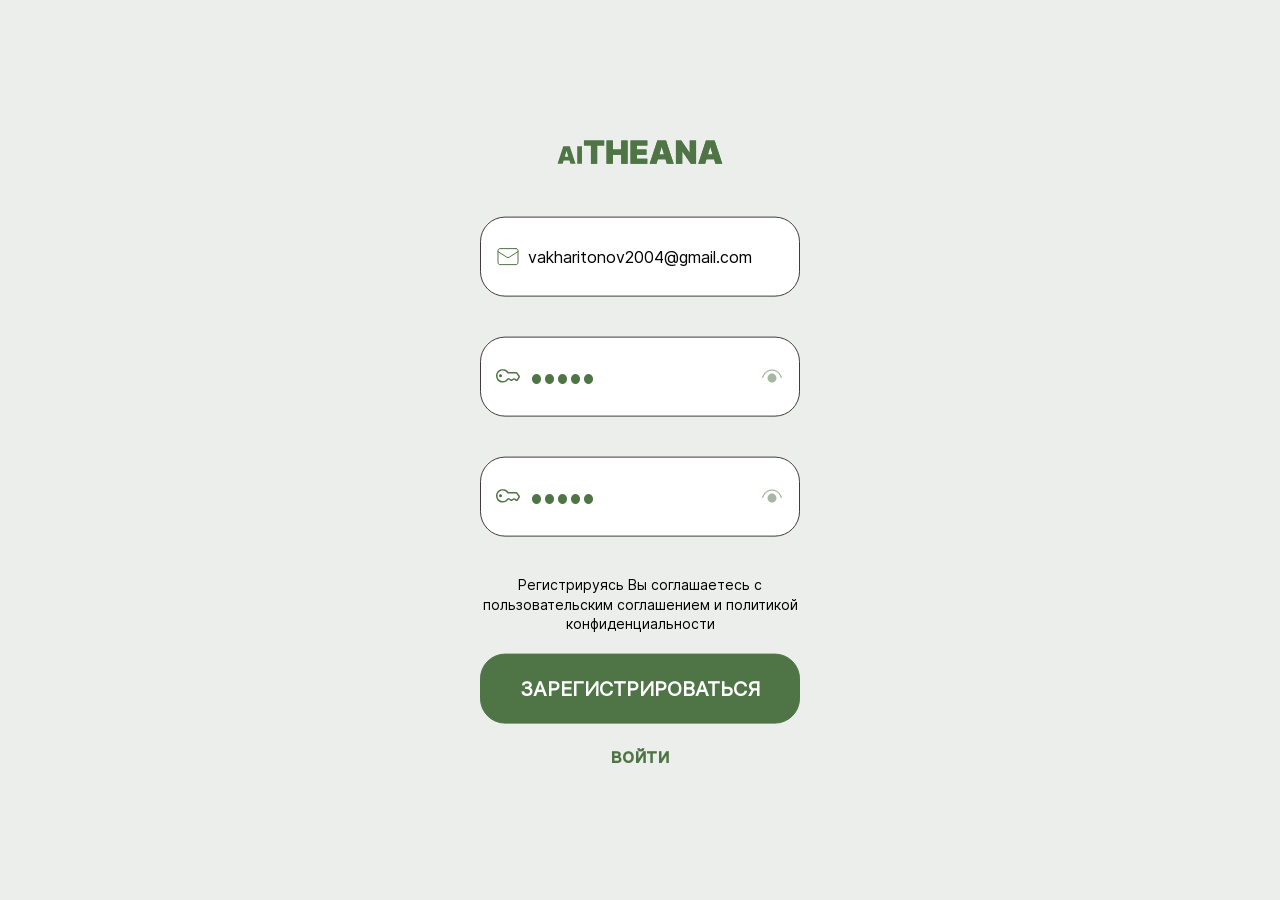
<file: auth.html>
<!DOCTYPE html>
<html lang="en">
<head>
    <meta charset="UTF-8">
    <meta name="viewport" content="width=device-width, initial-scale=1.0">
    <title>Authorization</title>
    <link rel="stylesheet" type="text/css" href="css/styles.css"></link>
    <script src="js/bootstrap.js" type="module" defer></script>
</head>
<body data-page="auth">
    <main class="auth">
        <section class="form">
            <div class="container">                
                <form class="form__auth" novalidate>
                    <div class="auth-logo">
                        <svg class="form__auth-logo-svg" viewBox="0 0 167 39" xmlns="http://www.w3.org/2000/svg" xmlns:xlink="http://www.w3.org/1999/xlink" width="167.000000" height="39.000000" fill="none" customFrame="#000000">
                            <path id="AITHEANA" d="M5.65909 31.1364L0.545455 31.1364L6.30682 13.6818L12.7841 13.6818L18.5455 31.1364L13.4318 31.1364L9.61364 18.4886L9.47727 18.4886L5.65909 31.1364ZM4.70455 24.25L14.3182 24.25L14.3182 27.7955L4.70455 27.7955L4.70455 24.25ZM24.9652 13.6818L24.9652 31.1364L20.2266 31.1364L20.2266 13.6818L24.9652 13.6818Z" fill="rgb(78.7711,115.731,68.5482)" fill-rule="nonzero" />
                            <path id="AITHEANA" d="M26.9496 12.9545L26.9496 7.86364L47.1768 7.86364L47.1768 12.9545L40.1768 12.9545L40.1768 31.1364L33.9496 31.1364L33.9496 12.9545L26.9496 12.9545ZM49.5547 31.1364L49.5547 7.86364L55.8729 7.86364L55.8729 16.9545L64.2365 16.9545L64.2365 7.86364L70.5547 7.86364L70.5547 31.1364L64.2365 31.1364L64.2365 22.0455L55.8729 22.0455L55.8729 31.1364L49.5547 31.1364ZM73.5547 31.1364L73.5547 7.86364L90.3274 7.86364L90.3274 12.9545L79.8729 12.9545L79.8729 16.9545L89.4638 16.9545L89.4638 22.0455L79.8729 22.0455L79.8729 26.0455L90.282 26.0455L90.282 31.1364L73.5547 31.1364ZM99.5064 31.1364L92.6882 31.1364L100.37 7.86364L109.006 7.86364L116.688 31.1364L109.87 31.1364L104.779 14.2727L104.597 14.2727L99.5064 31.1364ZM98.2337 21.9545L111.052 21.9545L111.052 26.6818L98.2337 26.6818L98.2337 21.9545ZM139.066 7.86364L139.066 31.1364L133.793 31.1364L125.384 18.9091L125.248 18.9091L125.248 31.1364L118.93 31.1364L118.93 7.86364L124.293 7.86364L132.566 20.0455L132.748 20.0455L132.748 7.86364L139.066 7.86364ZM148.1 31.1364L141.282 31.1364L148.964 7.86364L157.6 7.86364L165.282 31.1364L158.464 31.1364L153.373 14.2727L153.191 14.2727L148.1 31.1364ZM146.827 21.9545L159.646 21.9545L159.646 26.6818L146.827 26.6818L146.827 21.9545Z" fill="rgb(78.7711,115.731,68.5482)" fill-rule="nonzero" />
                            <path id="AITHEANA" d="M26.9496 12.9545L26.9496 7.86364L47.1768 7.86364L47.1768 12.9545L40.1768 12.9545L40.1768 31.1364L33.9496 31.1364L33.9496 12.9545L26.9496 12.9545ZM49.5547 31.1364L49.5547 7.86364L55.8729 7.86364L55.8729 16.9545L64.2365 16.9545L64.2365 7.86364L70.5547 7.86364L70.5547 31.1364L64.2365 31.1364L64.2365 22.0455L55.8729 22.0455L55.8729 31.1364L49.5547 31.1364ZM73.5547 31.1364L73.5547 7.86364L90.3274 7.86364L90.3274 12.9545L79.8729 12.9545L79.8729 16.9545L89.4638 16.9545L89.4638 22.0455L79.8729 22.0455L79.8729 26.0455L90.282 26.0455L90.282 31.1364L73.5547 31.1364ZM99.5064 31.1364L92.6882 31.1364L100.37 7.86364L109.006 7.86364L116.688 31.1364L109.87 31.1364L104.779 14.2727L104.597 14.2727L99.5064 31.1364ZM98.2337 21.9545L111.052 21.9545L111.052 26.6818L98.2337 26.6818L98.2337 21.9545ZM139.066 7.86364L139.066 31.1364L133.793 31.1364L125.384 18.9091L125.248 18.9091L125.248 31.1364L118.93 31.1364L118.93 7.86364L124.293 7.86364L132.566 20.0455L132.748 20.0455L132.748 7.86364L139.066 7.86364ZM148.1 31.1364L141.282 31.1364L148.964 7.86364L157.6 7.86364L165.282 31.1364L158.464 31.1364L153.373 14.2727L153.191 14.2727L148.1 31.1364ZM146.827 21.9545L159.646 21.9545L159.646 26.6818L146.827 26.6818L146.827 21.9545Z" fill="rgb(78.7711,115.731,68.5482)" fill-rule="nonzero" />
                        </svg>
                    </div>
                    <div class="input__auth input__email-area">
                        <svg class="input__data-type-svg" viewBox="0 0 24 24" xmlns="http://www.w3.org/2000/svg" xmlns:xlink="http://www.w3.org/1999/xlink" width="24.000000" height="24.000000" fill="none">
                            <rect id="lucide:mail" width="24.000000" height="24.000000" x="0.000000" y="0.000000" fill="rgb(255,255,255)" fill-opacity="0" />
                            <g id="Group">
                                <path id="Vector" d="M22 7L13.009 12.727C12.7039 12.9042 12.3573 12.9976 12.0045 12.9976C11.6517 12.9976 11.3051 12.9042 11 12.727L2 7" fill-rule="nonzero" stroke="rgb(79,116,69)" stroke-linecap="round" stroke-linejoin="round" stroke-width="1" />
                                <path id="Vector" d="M20 4C21.1046 4 22 4.89543 22 6L22 18C22 19.1046 21.1046 20 20 20L4 20C2.89543 20 2 19.1046 2 18L2 6C2 4.89543 2.89543 4 4 4L20 4Z" stroke="rgb(79,116,69)" stroke-linecap="round" stroke-linejoin="round" stroke-width="1" />
                            </g>
                        </svg>
                        <input class="input__email input__auth-text" type="email" id="email" name="email" placeholder="Введите почту" autocomplete="current-password"  required value="vakharitonov2004@gmail.com">
                    </div>
                    
                    <div class="input__auth input__password-area input__password-area-first">
                        <svg class="input__data-type-svg" viewBox="0 0 24 24" xmlns="http://www.w3.org/2000/svg" xmlns:xlink="http://www.w3.org/1999/xlink" width="24.000000" height="24.000000" fill="none">
                            <rect id="qlementine-icons:password-16" width="24.000000" height="24.000000" x="0.000000" y="0.000000" fill="rgb(255,255,255)" fill-opacity="0" />
                            <path id="Vector" d="M4.5 12.75C4.89782 12.75 5.27936 12.592 5.56066 12.3107C5.84196 12.0294 6 11.6478 6 11.25C6 10.8522 5.84196 10.4706 5.56066 10.1893C5.27936 9.90804 4.89782 9.75 4.5 9.75C4.10218 9.75 3.72064 9.90804 3.43934 10.1893C3.15804 10.4706 3 10.8522 3 11.25C3 11.6478 3.15804 12.0294 3.43934 12.3107C3.72064 12.592 4.10218 12.75 4.5 12.75Z" fill="rgb(79,116,69)" fill-rule="nonzero" />
                            <path id="Vector" d="M6.74999 4.5C9.08999 4.5 11.16 5.691 12.375 7.5L20.265 7.5C20.5008 7.49992 20.7333 7.55543 20.9436 7.66203C21.1539 7.76862 21.3361 7.9233 21.4755 8.1135L23.7105 11.1735C23.8908 11.4172 23.9921 11.7102 24.001 12.0132C24.0098 12.3162 23.9257 12.6147 23.76 12.8685L21.87 15.7935C21.7609 15.9626 21.6188 16.1079 21.4523 16.2208C21.2857 16.3337 21.098 16.4118 20.9006 16.4505C20.7031 16.4891 20.4999 16.4875 20.303 16.4458C20.1062 16.404 19.9198 16.323 19.755 16.2075L18.03 15L16.245 16.218C15.9954 16.3889 15.7 16.4804 15.3975 16.4804C15.095 16.4804 14.7996 16.3889 14.55 16.218L12.765 15L12.378 15C11.166 16.815 9.10799 18 6.75299 18C4.96278 18 3.24589 17.2888 1.98002 16.023C0.71415 14.7571 0.00299072 13.0402 0.00299072 11.25C0.00299072 9.45979 0.71415 7.7429 1.98002 6.47703C3.24589 5.21116 4.96278 4.5 6.75299 4.5L6.74999 4.5ZM12.375 13.5C12.1282 13.4998 11.8852 13.5605 11.6676 13.6766C11.4499 13.7928 11.2642 13.9609 11.127 14.166C10.182 15.576 8.57699 16.506 6.76199 16.506C3.86699 16.506 1.51199 14.151 1.51199 11.256C1.51199 8.361 3.86699 6.006 6.76199 6.006C8.57699 6.006 10.182 6.93 11.127 8.346C11.406 8.7615 11.874 9.012 12.375 9.012L20.265 9.012L22.5 12.072L20.61 14.997L18.885 13.7895C18.6347 13.6142 18.3368 13.5196 18.0312 13.5182C17.7256 13.5169 17.4268 13.6089 17.175 13.782L15.39 15L13.605 13.782C13.355 13.6108 13.059 13.5192 12.756 13.5195L12.369 13.5195L12.375 13.5Z" fill="rgb(79,116,69)" fill-rule="evenodd" />
                        </svg>
                        <input class="input__password input__auth-text" id="password-first" name="passwordFirst" type="password" placeholder="Введите пароль" autocomplete="current-password" required value="index">
                        <a href="#" class="input__password-show" data-password="first">
                            <svg class="input__password-show-svg" id="passsword-first-show" viewBox="0 0 24 24" xmlns="http://www.w3.org/2000/svg" xmlns:xlink="http://www.w3.org/1999/xlink" width="24.000000" height="24.000000" fill="none">
                                <rect id="fluent:eye-48-filled" width="24.000000" height="24.000000" x="0.000000" y="0.000000" fill="rgb(255,255,255)" fill-opacity="0" />
                                <path id="Vector" d="M20.78 13.065C20.8305 13.2227 20.9415 13.354 21.0887 13.4299C21.2359 13.5059 21.4072 13.5203 21.565 13.47C21.89 13.365 22.075 13.015 21.97 12.685L21.9695 12.6835C21.925 12.55 19.4205 5 11.9995 5C4.58003 5 2.07503 12.55 2.03103 12.684L2.03053 12.685C1.92553 13.015 2.10553 13.365 2.43553 13.47C2.76553 13.575 3.11553 13.395 3.22053 13.065C3.31003 12.785 5.47503 6.25 12 6.25C18.525 6.25 20.69 12.785 20.78 13.065ZM12 18C13.1935 18 14.3381 17.5259 15.182 16.682C16.0259 15.8381 16.5 14.6935 16.5 13.5C16.5 12.3065 16.0259 11.1619 15.182 10.318C14.3381 9.47411 13.1935 9 12 9C10.8066 9 9.66196 9.47411 8.81805 10.318C7.97413 11.1619 7.50003 12.3065 7.50003 13.5C7.50003 14.6935 7.97413 15.8381 8.81805 16.682C9.66196 17.5259 10.8066 18 12 18Z" fill="rgb(79,116,69)" fill-rule="nonzero" />
                            </svg>
                        </a>
                    </div>

                    <div class="input__auth input__password-area input__password-area-second">
                        <svg class="input__data-type-svg" viewBox="0 0 24 24" xmlns="http://www.w3.org/2000/svg" xmlns:xlink="http://www.w3.org/1999/xlink" width="24.000000" height="24.000000" fill="none">
                            <rect id="qlementine-icons:password-16" width="24.000000" height="24.000000" x="0.000000" y="0.000000" fill="rgb(255,255,255)" fill-opacity="0" />
                            <path id="Vector" d="M4.5 12.75C4.89782 12.75 5.27936 12.592 5.56066 12.3107C5.84196 12.0294 6 11.6478 6 11.25C6 10.8522 5.84196 10.4706 5.56066 10.1893C5.27936 9.90804 4.89782 9.75 4.5 9.75C4.10218 9.75 3.72064 9.90804 3.43934 10.1893C3.15804 10.4706 3 10.8522 3 11.25C3 11.6478 3.15804 12.0294 3.43934 12.3107C3.72064 12.592 4.10218 12.75 4.5 12.75Z" fill="rgb(79,116,69)" fill-rule="nonzero" />
                            <path id="Vector" d="M6.74999 4.5C9.08999 4.5 11.16 5.691 12.375 7.5L20.265 7.5C20.5008 7.49992 20.7333 7.55543 20.9436 7.66203C21.1539 7.76862 21.3361 7.9233 21.4755 8.1135L23.7105 11.1735C23.8908 11.4172 23.9921 11.7102 24.001 12.0132C24.0098 12.3162 23.9257 12.6147 23.76 12.8685L21.87 15.7935C21.7609 15.9626 21.6188 16.1079 21.4523 16.2208C21.2857 16.3337 21.098 16.4118 20.9006 16.4505C20.7031 16.4891 20.4999 16.4875 20.303 16.4458C20.1062 16.404 19.9198 16.323 19.755 16.2075L18.03 15L16.245 16.218C15.9954 16.3889 15.7 16.4804 15.3975 16.4804C15.095 16.4804 14.7996 16.3889 14.55 16.218L12.765 15L12.378 15C11.166 16.815 9.10799 18 6.75299 18C4.96278 18 3.24589 17.2888 1.98002 16.023C0.71415 14.7571 0.00299072 13.0402 0.00299072 11.25C0.00299072 9.45979 0.71415 7.7429 1.98002 6.47703C3.24589 5.21116 4.96278 4.5 6.75299 4.5L6.74999 4.5ZM12.375 13.5C12.1282 13.4998 11.8852 13.5605 11.6676 13.6766C11.4499 13.7928 11.2642 13.9609 11.127 14.166C10.182 15.576 8.57699 16.506 6.76199 16.506C3.86699 16.506 1.51199 14.151 1.51199 11.256C1.51199 8.361 3.86699 6.006 6.76199 6.006C8.57699 6.006 10.182 6.93 11.127 8.346C11.406 8.7615 11.874 9.012 12.375 9.012L20.265 9.012L22.5 12.072L20.61 14.997L18.885 13.7895C18.6347 13.6142 18.3368 13.5196 18.0312 13.5182C17.7256 13.5169 17.4268 13.6089 17.175 13.782L15.39 15L13.605 13.782C13.355 13.6108 13.059 13.5192 12.756 13.5195L12.369 13.5195L12.375 13.5Z" fill="rgb(79,116,69)" fill-rule="evenodd" />
                        </svg>
                        <input class="input__password input__auth-text" id="password-second" name="passwordSecond" type="password" placeholder="Повторите пароль" autocomplete="current-password" required value="index">
                        <a href="#" class="input__password-show" data-password="second">
                            <svg class="input__password-show-svg" id="password-second-show" viewBox="0 0 24 24" xmlns="http://www.w3.org/2000/svg" xmlns:xlink="http://www.w3.org/1999/xlink" width="24.000000" height="24.000000" fill="none">
                                <rect id="fluent:eye-48-filled" width="24.000000" height="24.000000" x="0.000000" y="0.000000" fill="rgb(255,255,255)" fill-opacity="0" />
                                <path id="Vector" d="M20.78 13.065C20.8305 13.2227 20.9415 13.354 21.0887 13.4299C21.2359 13.5059 21.4072 13.5203 21.565 13.47C21.89 13.365 22.075 13.015 21.97 12.685L21.9695 12.6835C21.925 12.55 19.4205 5 11.9995 5C4.58003 5 2.07503 12.55 2.03103 12.684L2.03053 12.685C1.92553 13.015 2.10553 13.365 2.43553 13.47C2.76553 13.575 3.11553 13.395 3.22053 13.065C3.31003 12.785 5.47503 6.25 12 6.25C18.525 6.25 20.69 12.785 20.78 13.065ZM12 18C13.1935 18 14.3381 17.5259 15.182 16.682C16.0259 15.8381 16.5 14.6935 16.5 13.5C16.5 12.3065 16.0259 11.1619 15.182 10.318C14.3381 9.47411 13.1935 9 12 9C10.8066 9 9.66196 9.47411 8.81805 10.318C7.97413 11.1619 7.50003 12.3065 7.50003 13.5C7.50003 14.6935 7.97413 15.8381 8.81805 16.682C9.66196 17.5259 10.8066 18 12 18Z" fill="rgb(79,116,69)" fill-rule="nonzero" />
                            </svg>
                        </a>
                    </div>
                    <span class="form__auth-error">...</span>
                    <span class="form__auth-text">
                        Регистрируясь Вы соглашаетесь с пользовательским соглашением и политикой конфиденциальности
                    </span>

                    <button class="form__auth-in" type="submit">Зарегистрироваться</button>
                    <button class="form__auth-login" type="button">войти</button>
                </form>

                <form class="form__code hidden" novalidate tabindex="-1">
                    <div class="auth-logo-code">
                        <svg class="form__auth-logo-svg" viewBox="0 0 167 39" xmlns="http://www.w3.org/2000/svg" xmlns:xlink="http://www.w3.org/1999/xlink" width="167.000000" height="39.000000" fill="none" customFrame="#000000">
                            <path id="AITHEANA" d="M5.65909 31.1364L0.545455 31.1364L6.30682 13.6818L12.7841 13.6818L18.5455 31.1364L13.4318 31.1364L9.61364 18.4886L9.47727 18.4886L5.65909 31.1364ZM4.70455 24.25L14.3182 24.25L14.3182 27.7955L4.70455 27.7955L4.70455 24.25ZM24.9652 13.6818L24.9652 31.1364L20.2266 31.1364L20.2266 13.6818L24.9652 13.6818Z" fill="rgb(78.7711,115.731,68.5482)" fill-rule="nonzero" />
                            <path id="AITHEANA" d="M26.9496 12.9545L26.9496 7.86364L47.1768 7.86364L47.1768 12.9545L40.1768 12.9545L40.1768 31.1364L33.9496 31.1364L33.9496 12.9545L26.9496 12.9545ZM49.5547 31.1364L49.5547 7.86364L55.8729 7.86364L55.8729 16.9545L64.2365 16.9545L64.2365 7.86364L70.5547 7.86364L70.5547 31.1364L64.2365 31.1364L64.2365 22.0455L55.8729 22.0455L55.8729 31.1364L49.5547 31.1364ZM73.5547 31.1364L73.5547 7.86364L90.3274 7.86364L90.3274 12.9545L79.8729 12.9545L79.8729 16.9545L89.4638 16.9545L89.4638 22.0455L79.8729 22.0455L79.8729 26.0455L90.282 26.0455L90.282 31.1364L73.5547 31.1364ZM99.5064 31.1364L92.6882 31.1364L100.37 7.86364L109.006 7.86364L116.688 31.1364L109.87 31.1364L104.779 14.2727L104.597 14.2727L99.5064 31.1364ZM98.2337 21.9545L111.052 21.9545L111.052 26.6818L98.2337 26.6818L98.2337 21.9545ZM139.066 7.86364L139.066 31.1364L133.793 31.1364L125.384 18.9091L125.248 18.9091L125.248 31.1364L118.93 31.1364L118.93 7.86364L124.293 7.86364L132.566 20.0455L132.748 20.0455L132.748 7.86364L139.066 7.86364ZM148.1 31.1364L141.282 31.1364L148.964 7.86364L157.6 7.86364L165.282 31.1364L158.464 31.1364L153.373 14.2727L153.191 14.2727L148.1 31.1364ZM146.827 21.9545L159.646 21.9545L159.646 26.6818L146.827 26.6818L146.827 21.9545Z" fill="rgb(78.7711,115.731,68.5482)" fill-rule="nonzero" />
                            <path id="AITHEANA" d="M26.9496 12.9545L26.9496 7.86364L47.1768 7.86364L47.1768 12.9545L40.1768 12.9545L40.1768 31.1364L33.9496 31.1364L33.9496 12.9545L26.9496 12.9545ZM49.5547 31.1364L49.5547 7.86364L55.8729 7.86364L55.8729 16.9545L64.2365 16.9545L64.2365 7.86364L70.5547 7.86364L70.5547 31.1364L64.2365 31.1364L64.2365 22.0455L55.8729 22.0455L55.8729 31.1364L49.5547 31.1364ZM73.5547 31.1364L73.5547 7.86364L90.3274 7.86364L90.3274 12.9545L79.8729 12.9545L79.8729 16.9545L89.4638 16.9545L89.4638 22.0455L79.8729 22.0455L79.8729 26.0455L90.282 26.0455L90.282 31.1364L73.5547 31.1364ZM99.5064 31.1364L92.6882 31.1364L100.37 7.86364L109.006 7.86364L116.688 31.1364L109.87 31.1364L104.779 14.2727L104.597 14.2727L99.5064 31.1364ZM98.2337 21.9545L111.052 21.9545L111.052 26.6818L98.2337 26.6818L98.2337 21.9545ZM139.066 7.86364L139.066 31.1364L133.793 31.1364L125.384 18.9091L125.248 18.9091L125.248 31.1364L118.93 31.1364L118.93 7.86364L124.293 7.86364L132.566 20.0455L132.748 20.0455L132.748 7.86364L139.066 7.86364ZM148.1 31.1364L141.282 31.1364L148.964 7.86364L157.6 7.86364L165.282 31.1364L158.464 31.1364L153.373 14.2727L153.191 14.2727L148.1 31.1364ZM146.827 21.9545L159.646 21.9545L159.646 26.6818L146.827 26.6818L146.827 21.9545Z" fill="rgb(78.7711,115.731,68.5482)" fill-rule="nonzero" />
                        </svg>
                    </div>
                    <span class="form__code-text">Введите проверочный код</span>
                    <div class="input__auth input__code-area">
                        <input class="input__code-text" type="text" id="code" name="enteredCode" placeholder="XXXXXX" inputmode="numeric" pattern="[0-9\-]*" required>
                    </div>
                    <span class="form__code-error">...</span>
                    <!-- <button class="form__code-in" type="submit">Войти</button> -->
                </form>
            </div>
        </section>
    </main>
</body>
</html>
</file>
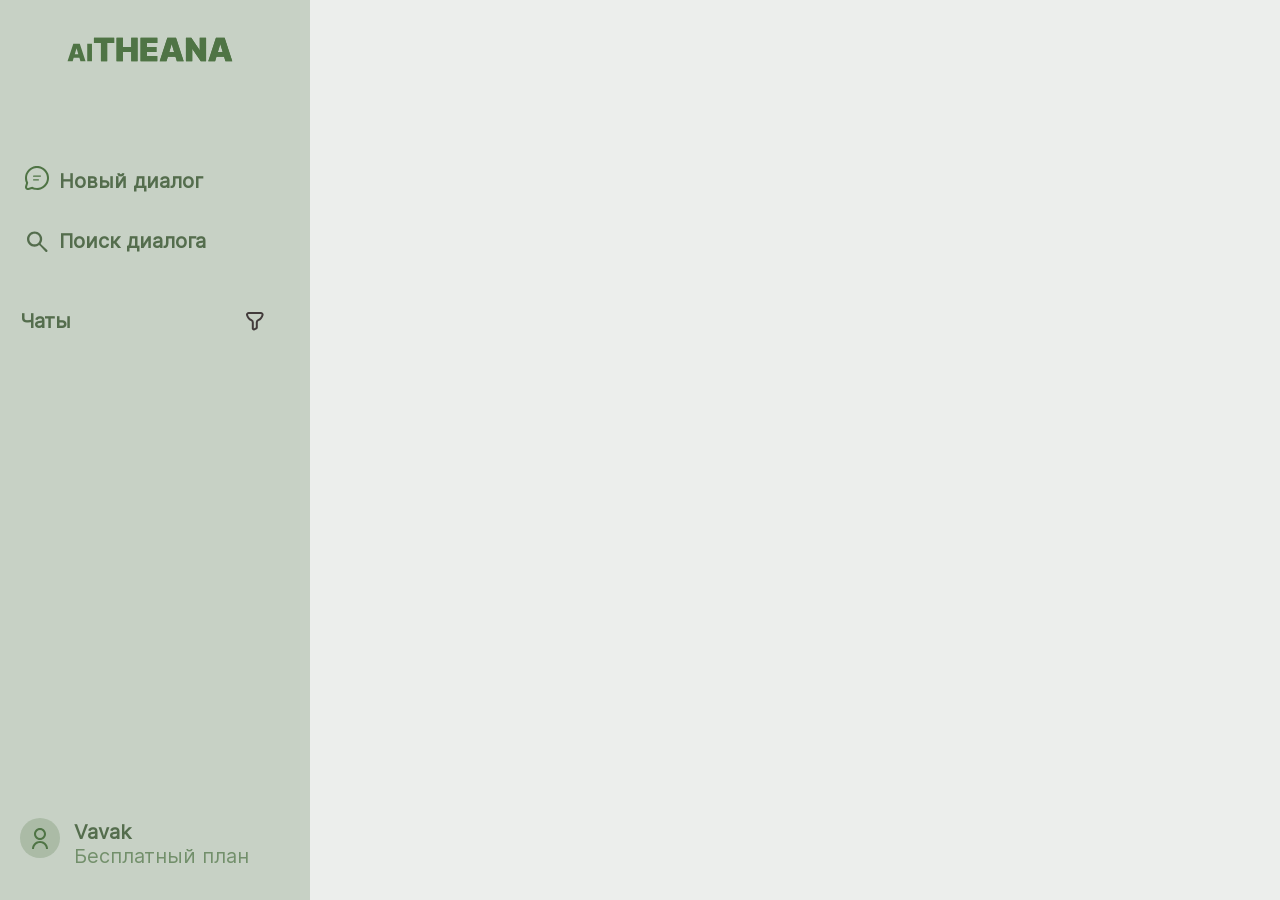
<file: header.html>
<!DOCTYPE html>
<html lang="en">
<head>
    <meta charset="UTF-8">
    <meta name="viewport" content="width=device-width, initial-scale=1.0">
    <title>Template</title>
    <link rel="stylesheet" text="type/css" href="css/styles.css"></link>
    <script src="js/controllers/headerController.js" type="module" defer></script>

</head>
<!-- okay boss -->
<body data-page="storage">
    <header class="header">
        <div class="nav">
            <div class="menu">
                <div class="logo">
                    <a href="index.html">
                        <svg viewBox="0 0 167 39" xmlns="http://www.w3.org/2000/svg" xmlns:xlink="http://www.w3.org/1999/xlink" width="167.000000" height="39.000000" fill="none" customFrame="#000000">
                            <path id="AITHEANA" d="M5.65909 31.1364L0.545455 31.1364L6.30682 13.6818L12.7841 13.6818L18.5455 31.1364L13.4318 31.1364L9.61364 18.4886L9.47727 18.4886L5.65909 31.1364ZM4.70455 24.25L14.3182 24.25L14.3182 27.7955L4.70455 27.7955L4.70455 24.25ZM24.9652 13.6818L24.9652 31.1364L20.2266 31.1364L20.2266 13.6818L24.9652 13.6818Z" fill="rgb(78.7711,115.731,68.5482)" fill-rule="nonzero" />
                            <path id="AITHEANA" d="M26.9496 12.9545L26.9496 7.86364L47.1768 7.86364L47.1768 12.9545L40.1768 12.9545L40.1768 31.1364L33.9496 31.1364L33.9496 12.9545L26.9496 12.9545ZM49.5547 31.1364L49.5547 7.86364L55.8729 7.86364L55.8729 16.9545L64.2365 16.9545L64.2365 7.86364L70.5547 7.86364L70.5547 31.1364L64.2365 31.1364L64.2365 22.0455L55.8729 22.0455L55.8729 31.1364L49.5547 31.1364ZM73.5547 31.1364L73.5547 7.86364L90.3274 7.86364L90.3274 12.9545L79.8729 12.9545L79.8729 16.9545L89.4638 16.9545L89.4638 22.0455L79.8729 22.0455L79.8729 26.0455L90.282 26.0455L90.282 31.1364L73.5547 31.1364ZM99.5064 31.1364L92.6882 31.1364L100.37 7.86364L109.006 7.86364L116.688 31.1364L109.87 31.1364L104.779 14.2727L104.597 14.2727L99.5064 31.1364ZM98.2337 21.9545L111.052 21.9545L111.052 26.6818L98.2337 26.6818L98.2337 21.9545ZM139.066 7.86364L139.066 31.1364L133.793 31.1364L125.384 18.9091L125.248 18.9091L125.248 31.1364L118.93 31.1364L118.93 7.86364L124.293 7.86364L132.566 20.0455L132.748 20.0455L132.748 7.86364L139.066 7.86364ZM148.1 31.1364L141.282 31.1364L148.964 7.86364L157.6 7.86364L165.282 31.1364L158.464 31.1364L153.373 14.2727L153.191 14.2727L148.1 31.1364ZM146.827 21.9545L159.646 21.9545L159.646 26.6818L146.827 26.6818L146.827 21.9545Z" fill="rgb(78.7711,115.731,68.5482)" fill-rule="nonzero" />
                            <path id="AITHEANA" d="M26.9496 12.9545L26.9496 7.86364L47.1768 7.86364L47.1768 12.9545L40.1768 12.9545L40.1768 31.1364L33.9496 31.1364L33.9496 12.9545L26.9496 12.9545ZM49.5547 31.1364L49.5547 7.86364L55.8729 7.86364L55.8729 16.9545L64.2365 16.9545L64.2365 7.86364L70.5547 7.86364L70.5547 31.1364L64.2365 31.1364L64.2365 22.0455L55.8729 22.0455L55.8729 31.1364L49.5547 31.1364ZM73.5547 31.1364L73.5547 7.86364L90.3274 7.86364L90.3274 12.9545L79.8729 12.9545L79.8729 16.9545L89.4638 16.9545L89.4638 22.0455L79.8729 22.0455L79.8729 26.0455L90.282 26.0455L90.282 31.1364L73.5547 31.1364ZM99.5064 31.1364L92.6882 31.1364L100.37 7.86364L109.006 7.86364L116.688 31.1364L109.87 31.1364L104.779 14.2727L104.597 14.2727L99.5064 31.1364ZM98.2337 21.9545L111.052 21.9545L111.052 26.6818L98.2337 26.6818L98.2337 21.9545ZM139.066 7.86364L139.066 31.1364L133.793 31.1364L125.384 18.9091L125.248 18.9091L125.248 31.1364L118.93 31.1364L118.93 7.86364L124.293 7.86364L132.566 20.0455L132.748 20.0455L132.748 7.86364L139.066 7.86364ZM148.1 31.1364L141.282 31.1364L148.964 7.86364L157.6 7.86364L165.282 31.1364L158.464 31.1364L153.373 14.2727L153.191 14.2727L148.1 31.1364ZM146.827 21.9545L159.646 21.9545L159.646 26.6818L146.827 26.6818L146.827 21.9545Z" fill="rgb(78.7711,115.731,68.5482)" fill-rule="nonzero" />
                        </svg>
                    </a>
                </div>
                <a href="processing.html" class="processing__link">
                    <div class="processing__link-svg">
                        <svg viewBox="0 0 24 24" xmlns="http://www.w3.org/2000/svg" xmlns:xlink="http://www.w3.org/1999/xlink" width="24.000000" height="24.000000" fill="none">
                            <rect id="fluent:chat-48-filled" width="24.000000" height="24.000000" x="0.000000" y="0.000000" fill="rgb(255,255,255)" fill-opacity="0" />
                            <path id="Vector" d="M14.5971 0.280205C13.752 0.0934017 12.8863 0 11.9999 0C11.1136 -2.38419e-07 10.2479 0.0933994 9.4028 0.280199C8.69691 0.436234 8.00543 0.657438 7.32834 0.94381C6.64718 1.23191 6.00308 1.57618 5.39603 1.97663C4.72339 2.42034 4.09625 2.93301 3.51461 3.51466C2.93296 4.09631 2.42028 4.72345 1.97657 5.39609C1.57613 6.00313 1.23185 6.64724 0.943756 7.3284C0.651595 8.01917 0.427264 8.72467 0.270763 9.44492C0.090219 10.2758 -5.24521e-05 11.1263 -5.13792e-05 11.9965C-0.000937939 12.496 0.0290222 12.9917 0.0898296 13.4837C0.150635 13.9756 0.242286 14.4637 0.364782 14.948C0.487285 15.4323 0.63874 15.9053 0.819146 16.367C0.897277 16.567 0.980839 16.7648 1.06983 16.9605L0.110293 20.3357C0.0319941 20.6109 -0.00548911 20.8856 -0.00215697 21.1598C0.000823617 21.405 0.0364604 21.6499 0.104753 21.8944C0.169822 22.1273 0.260593 22.3455 0.377068 22.549C0.502411 22.768 0.657521 22.97 0.842397 23.1549C1.0273 23.3399 1.22926 23.4951 1.44826 23.6205C1.65177 23.737 1.87 23.8279 2.10296 23.893C2.34715 23.9613 2.59176 23.997 2.83678 24.0001C3.11131 24.0035 3.38636 23.9661 3.66192 23.8878L7.03658 22.9282C7.24791 23.0244 7.4617 23.1143 7.67795 23.1978C8.10988 23.3646 8.5516 23.506 9.00309 23.6222C9.37302 23.7173 9.74578 23.7945 10.1214 23.8537C10.7399 23.9512 11.3661 24 11.9999 24C12.8864 24 13.7521 23.9066 14.5972 23.7198C15.3031 23.5637 15.9945 23.3425 16.6715 23.0562C17.3527 22.7681 17.9968 22.4238 18.6038 22.0234C19.2765 21.5797 19.9036 21.067 20.4853 20.4853C21.0669 19.9037 21.5796 19.2766 22.0233 18.604C22.4237 17.9969 22.768 17.3528 23.0561 16.6716C23.3425 15.9945 23.5637 15.3031 23.7197 14.5972C23.9065 13.7521 23.9999 12.8864 23.9999 12C23.9999 11.1136 23.9065 10.2478 23.7197 9.40269C23.5637 8.69686 23.3425 8.00543 23.0561 7.3284C22.7681 6.64727 22.4238 6.0032 22.0234 5.39618C21.5797 4.72351 21.067 4.09634 20.4853 3.51466C19.9036 2.93301 19.2765 2.42033 18.6038 1.97661C17.9968 1.57617 17.3527 1.23191 16.6715 0.943811C15.9945 0.657442 15.303 0.43624 14.5971 0.280205ZM7.23345 20.793C8.65095 21.563 10.2749 22 11.9999 22C17.5229 22 21.9999 17.523 21.9999 12C21.9999 6.477 17.5229 2 11.9999 2C6.47695 2 1.99995 6.477 1.99995 12C1.99699 13.6638 2.41129 15.3017 3.20495 16.764L2.03395 20.883C1.84645 21.542 2.45545 22.1515 3.11495 21.964L7.23345 20.793ZM9.84981 13.25L8.62494 13.25C8.45918 13.25 8.30021 13.3158 8.183 13.4331C8.06579 13.5503 7.99995 13.7092 7.99995 13.875C7.99995 14.0408 8.06579 14.1997 8.183 14.3169C8.30021 14.4342 8.45918 14.5 8.62494 14.5L13.3749 14.5C13.5407 14.5 13.6997 14.4342 13.8169 14.3169C13.9341 14.1997 13.9999 14.0408 13.9999 13.875C13.9999 13.7092 13.9341 13.5503 13.8169 13.4331C13.6997 13.3158 13.5407 13.25 13.3749 13.25L9.84981 13.25ZM14.1501 10.75L15.3749 10.75C15.457 10.75 15.5383 10.7338 15.6141 10.7024C15.69 10.671 15.7589 10.625 15.8169 10.5669C15.8749 10.5089 15.921 10.44 15.9524 10.3642C15.9838 10.2883 15.9999 10.2071 15.9999 10.125C15.9999 10.0429 15.9838 9.96165 15.9524 9.88582C15.921 9.80999 15.8749 9.74109 15.8169 9.68306C15.7589 9.62502 15.69 9.57898 15.6141 9.54757C15.5383 9.51617 15.457 9.5 15.3749 9.5L8.62494 9.5C8.27995 9.5 7.99995 9.78 7.99995 10.125C7.99995 10.47 8.27995 10.75 8.62494 10.75L14.1501 10.75Z" fill="rgb(79,116,69)" fill-rule="evenodd" />
                        </svg>
                    </div>
                    <div class="processing__link-text">
                        Новый диалог
                    </div>
                </a>
                <div class="find-chat__link">
                    <svg viewBox="0 0 24 24" xmlns="http://www.w3.org/2000/svg" xmlns:xlink="http://www.w3.org/1999/xlink" width="24.000000" height="24.000000" fill="none">
                        <rect id="material-symbols:search" width="24.000000" height="24.000000" x="0.000000" y="0.000000" fill="rgb(255,255,255)" fill-opacity="0" />
                        <path id="Vector" d="M20.5755 22.6586L15.0373 16.7686C13.9165 15.5766 13.5442 16.7055 12.0042 17.2583C11.2458 17.5306 10.4389 17.6667 9.58333 17.6667C7.46389 17.6667 5.67033 16.9324 4.20267 15.464C2.735 13.9956 2.00078 12.202 2 10.0833C1.99922 7.96467 2.73345 6.17111 4.20267 4.70267C5.67189 3.23422 7.46544 2.5 9.58333 2.5C11.7012 2.5 13.4952 3.23422 14.9652 4.70267C16.4352 6.17111 17.169 7.96467 17.1667 10.0833C17.1667 10.9389 17.0306 11.7458 16.7583 12.5042C16.2055 14.0441 15.0766 14.4165 16.2686 15.5373L22.1586 21.0755C22.619 21.5085 22.6302 22.2364 22.1833 22.6833C21.7364 23.1302 21.0085 23.119 20.5755 22.6586ZM9.58333 15.3333C11.0417 15.3333 12.2814 14.8231 13.3027 13.8027C14.3239 12.7822 14.8341 11.5424 14.8333 10.0833C14.8326 8.62422 14.3223 7.38483 13.3027 6.36517C12.283 5.3455 11.0432 4.83489 9.58333 4.83333C8.12344 4.83178 6.88406 5.34239 5.86517 6.36517C4.84628 7.38794 4.33567 8.62733 4.33333 10.0833C4.331 11.5393 4.84161 12.7791 5.86517 13.8027C6.88872 14.8262 8.12811 15.3364 9.58333 15.3333Z" fill="rgb(83.9198,109.111,77.1118)" fill-rule="nonzero" />
                    </svg>
                    <span class="find-chat__link-text">Поиск диалога</span>
                </div>
                <div class="storage__header">
                    <span class="storage__header-title">Чаты</span>
                    <div class="storage__header-types-sort">
                        <button class="storage__header-sort sort-by-date" data-sort="date" value="asc">
                            <svg viewBox="0 0 24 24" xmlns="http://www.w3.org/2000/svg" xmlns:xlink="http://www.w3.org/1999/xlink" width="24.000000" height="24.000000" fill="none">
                                <rect id="mdi:calendar" width="24.000000" height="24.000000" x="0.000000" y="0.000000" fill="rgb(255,255,255)" fill-opacity="0" />
                                <path id="Vector" d="M19 22L5 22L5 11L19 11M16 4L16 6L8 6L8 4L6 4L6 6L5 6C3.89 6 3 6.89 3 8L3 22C3 22.5304 3.21071 23.0391 3.58579 23.4142C3.96086 23.7893 4.46957 24 5 24L19 24C19.5304 24 20.0391 23.7893 20.4142 23.4142C20.7893 23.0391 21 22.5304 21 22L21 8C21 7.46957 20.7893 6.96086 20.4142 6.58579C20.0391 6.21071 19.5304 6 19 6L18 6L18 4M17 15L12 15L12 20L17 20L17 15Z" fill="rgb(65.7115,59.1404,59.1404)" fill-rule="nonzero" />
                            </svg>
                            <svg class="sort-by-date__direction" viewBox="0 0 12 24" xmlns="http://www.w3.org/2000/svg" xmlns:xlink="http://www.w3.org/1999/xlink" width="12.000000" height="24.000000" fill="none">
                                <rect id="weui:arrow-filled" width="12.000000" height="24.000000" x="0.000000" y="0.000000" fill="rgb(255,255,255)" fill-opacity="0" />
                                <path id="Vector" d="M10.1569 12.711L4.49994 18.368L3.08594 16.954L8.03594 12.004L3.08594 7.05401L4.49994 5.64001L10.1569 11.297C10.3444 11.4845 10.4497 11.7388 10.4497 12.004C10.4497 12.2692 10.3444 12.5235 10.1569 12.711Z" fill="rgb(65.7115,59.1404,59.1404)" fill-rule="evenodd" />
                            </svg>
                        </button>
                        <button class="storage__header-sort sort-by-alphabet" data-sort="alphabet" value="asc">
                            <svg viewBox="0 0 28 28" xmlns="http://www.w3.org/2000/svg" xmlns:xlink="http://www.w3.org/1999/xlink" width="28.000000" height="28.000000" fill="none">
                                <rect id="bi:alphabet" width="28.000000" height="28.000000" x="0.000000" y="0.000000" fill="rgb(255,255,255)" fill-opacity="0" />
                                <path id="Vector" d="M3.857 20.4163C5.19925 20.4163 5.95875 19.7933 6.3175 19.1265L6.42075 19.1265L6.42075 20.2798L8.54875 20.2798L8.54875 14.188C8.54875 11.8885 6.8915 11.0678 4.85625 11.0678C2.37125 11.0678 1.3125 12.2648 1.2075 13.7523L3.3355 13.7523C3.4475 13.187 3.88325 12.7863 4.8055 12.7863C5.72775 12.7863 6.3175 13.222 6.3175 14.1355L6.3175 14.9475L4.1055 14.9475C2.00375 14.9475 0.875 16.0238 0.875 17.6478C0.875 19.3575 2.08775 20.4163 3.857 20.4163ZM4.592 18.759C3.822 18.759 3.11325 18.3478 3.11325 17.5025C3.11325 16.8113 3.584 16.3055 4.58325 16.3055L6.3175 16.3055L6.3175 17.247C6.3175 18.1273 5.5405 18.759 4.592 18.759ZM14.3798 20.3988C16.5078 20.3988 17.7887 18.878 17.7887 16.3563L17.7887 15.1278C17.7887 12.6078 16.5165 11.094 14.413 11.094C13.1145 11.094 12.089 11.7013 11.7898 12.6498L11.6795 12.6498L11.6795 8.00003L9.422 8.00003L9.422 20.2798L11.6445 20.2798L11.6445 18.8955L11.7565 18.8955C12.124 19.8265 13.1145 20.4005 14.3798 20.4005L14.3798 20.3988ZM13.6273 18.605C12.4723 18.605 11.6795 17.6985 11.6795 16.365L11.6795 15.2398C11.6795 13.796 12.4145 12.8895 13.601 12.8895C14.798 12.8895 15.4823 13.796 15.4823 15.3675L15.4823 16.155C15.4823 17.709 14.8068 18.605 13.6273 18.605ZM18.5868 16.281C18.5868 18.8535 20.1092 20.4425 22.6205 20.4425C25.0985 20.4425 26.3637 19.0828 26.397 17.3573L24.3215 17.3573C24.2165 18.101 23.7738 18.6383 22.6888 18.6383C21.5338 18.6383 20.8512 17.7423 20.8512 16.2723L20.8512 15.1785C20.8512 13.761 21.5005 12.8545 22.68 12.8545C23.7913 12.8545 24.2183 13.5983 24.2865 14.2125L26.3637 14.2125C26.3287 12.487 24.9865 11.052 22.6187 11.052C20.1512 11.052 18.5868 12.6585 18.5868 15.1435L18.5868 16.281Z" fill="rgb(65.7115,59.1404,59.1404)" fill-rule="nonzero" />
                            </svg>
                            <svg class="sort-by-alphabet__direction" viewBox="0 0 12 24" xmlns="http://www.w3.org/2000/svg" xmlns:xlink="http://www.w3.org/1999/xlink" width="12.000000" height="24.000000" fill="none">
                                <rect id="weui:arrow-filled" width="12.000000" height="24.000000" x="0.000000" y="0.000000" fill="rgb(255,255,255)" fill-opacity="0" />
                                <path id="Vector" d="M10.1569 12.711L4.49994 18.368L3.08594 16.954L8.03594 12.004L3.08594 7.05401L4.49994 5.64001L10.1569 11.297C10.3444 11.4845 10.4497 11.7388 10.4497 12.004C10.4497 12.2692 10.3444 12.5235 10.1569 12.711Z" fill="rgb(65.7115,59.1404,59.1404)" fill-rule="evenodd" />
                            </svg>
                        </button>
                    </div>                    
                    <button class="storage__header-open-filters" type="button">
                        <svg viewBox="0 0 24 24" xmlns="http://www.w3.org/2000/svg" xmlns:xlink="http://www.w3.org/1999/xlink" width="24.000000" height="24.000000" fill="none">
                            <rect id="majesticons:filter-line" width="24.000000" height="24.000000" x="0.000000" y="0.000000" fill="rgb(255,255,255)" fill-opacity="0" />
                            <path id="Vector" d="M5.80145 4C4.69644 4 3.77545 4.91 4.04845 5.98C4.3392 7.11384 4.87462 8.17029 5.61712 9.07518C6.35962 9.98007 7.2912 10.7115 8.34645 11.218C9.16945 11.612 9.80145 12.386 9.80145 13.298L9.80145 19.382C9.80154 19.5524 9.84516 19.7199 9.92819 19.8687C10.0112 20.0175 10.1309 20.1426 10.2758 20.2322C10.4208 20.3218 10.5862 20.3728 10.7565 20.3805C10.9267 20.3881 11.096 20.3522 11.2484 20.276L13.2484 19.276C13.4145 19.193 13.5542 19.0654 13.6519 18.9075C13.7496 18.7496 13.8013 18.5677 13.8014 18.382L13.8014 13.298C13.8014 12.386 14.4334 11.612 15.2554 11.218C16.3111 10.7117 17.243 9.9804 17.9859 9.0755C18.7287 8.1706 19.2645 7.11403 19.5554 5.98C19.8264 4.91 18.9044 4 17.8014 4L5.80145 4Z" fill-rule="nonzero" stroke="rgb(65.7115,59.1404,59.1404)" stroke-width="2" />
                        </svg>
                    </button>
                </div>
            </div>
            <div class="storage__wrapper">
                <ul class="storage__items"></ul>
                <div class="loader storage__loader hidden"></div>
            </div>
            <div class="profile__link">
                <a href="#" class="profile__link-icon">
                    <svg viewBox="0 0 40 40" xmlns="http://www.w3.org/2000/svg" xmlns:xlink="http://www.w3.org/1999/xlink" width="40.000000" height="40.000000" fill="none" customFrame="#000000">
                        <defs>
                            <clipPath id="clipPath_2">
                                <rect width="24.000000" height="24.000000" x="8.000000" y="9.000000" fill="rgb(255,255,255)" />
                            </clipPath>
                        </defs>
                        <circle id="Ellipse 4" cx="20" cy="20" r="20" fill="rgb(79,116,69)" fill-opacity="0.239999995" />
                        <g id="ri:user-line" clip-path="url(#clipPath_2)" customFrame="url(#clipPath_2)">
                            <rect id="ri:user-line" width="24.000000" height="24.000000" x="8.000000" y="9.000000" fill="rgb(255,255,255)" fill-opacity="0" />
                            <path id="Vector" d="M12 31C12 28.8783 12.8429 26.8434 14.3431 25.3431C15.8434 23.8429 17.8783 23 20 23C22.1217 23 24.1566 23.8429 25.6569 25.3431C27.1571 26.8434 28 28.8783 28 31L26 31C26 29.4087 25.3679 27.8826 24.2426 26.7574C23.1174 25.6321 21.5913 25 20 25C18.4087 25 16.8826 25.6321 15.7574 26.7574C14.6321 27.8826 14 29.4087 14 31L12 31ZM20 22C16.685 22 14 19.315 14 16C14 12.685 16.685 10 20 10C23.315 10 26 12.685 26 16C26 19.315 23.315 22 20 22ZM20 20C22.21 20 24 18.21 24 16C24 13.79 22.21 12 20 12C17.79 12 16 13.79 16 16C16 18.21 17.79 20 20 20Z" fill="rgb(79,116,69)" fill-rule="nonzero" />
                        </g>
                    </svg>
                </a>
                <div class="profile__link-info">
                    <a href="#" class="profile__link-username">Vavak</a>
                    <a href="#" class="profile__link-plan">Бесплатный план</a>
                </div>
            </div>   
        </div>
        <dialog class="find-chat__dialog">
            <div class="find-chat__dialog-header">  
                <svg viewBox="0 0 24 24" xmlns="http://www.w3.org/2000/svg" xmlns:xlink="http://www.w3.org/1999/xlink" width="24.000000" height="24.000000" fill="none">
                    <rect id="material-symbols:search" width="24.000000" height="24.000000" x="0.000000" y="0.000000" fill="rgb(255,255,255)" fill-opacity="0" />
                    <path id="Vector" d="M20.5755 22.6586L15.0373 16.7686C13.9165 15.5766 13.5442 16.7055 12.0042 17.2583C11.2458 17.5306 10.4389 17.6667 9.58333 17.6667C7.46389 17.6667 5.67033 16.9324 4.20267 15.464C2.735 13.9956 2.00078 12.202 2 10.0833C1.99922 7.96467 2.73345 6.17111 4.20267 4.70267C5.67189 3.23422 7.46544 2.5 9.58333 2.5C11.7012 2.5 13.4952 3.23422 14.9652 4.70267C16.4352 6.17111 17.169 7.96467 17.1667 10.0833C17.1667 10.9389 17.0306 11.7458 16.7583 12.5042C16.2055 14.0441 15.0766 14.4165 16.2686 15.5373L22.1586 21.0755C22.619 21.5085 22.6302 22.2364 22.1833 22.6833C21.7364 23.1302 21.0085 23.119 20.5755 22.6586ZM9.58333 15.3333C11.0417 15.3333 12.2814 14.8231 13.3027 13.8027C14.3239 12.7822 14.8341 11.5424 14.8333 10.0833C14.8326 8.62422 14.3223 7.38483 13.3027 6.36517C12.283 5.3455 11.0432 4.83489 9.58333 4.83333C8.12344 4.83178 6.88406 5.34239 5.86517 6.36517C4.84628 7.38794 4.33567 8.62733 4.33333 10.0833C4.331 11.5393 4.84161 12.7791 5.86517 13.8027C6.88872 14.8262 8.12811 15.3364 9.58333 15.3333Z" fill="rgb(83.9198,109.111,77.1118)" fill-rule="nonzero" />
                </svg>
                <input type="text" class="find-chat__dialog-input" placeholder="Поиск чата..." autofocus></input>
                <div class="find-chat__dialog-close-wrapper">
                    <svg class="find-chat__dialog-close" viewBox="0 0 24 24" xmlns="http://www.w3.org/2000/svg" xmlns:xlink="http://www.w3.org/1999/xlink" width="24.000000" height="24.000000" fill="none">
                        <rect id="akar-icons:cross" width="24.000000" height="24.000000" x="0.000000" y="0.000000" fill="rgb(255,255,255)" fill-opacity="0" />
                        <path id="Vector" d="M20 20L4 4M20 4L4 20" fill-rule="nonzero" stroke="rgb(65.7115,59.1404,59.1404)" stroke-linecap="round" stroke-width="2" />
                    </svg>
                </div>
            </div>
            <!-- <div class="find-chat__items-scroll"> -->
            <ul class="find-chat__dialog-items"></ul>
            <div class="loader find-chat__loader hidden"></div>
            <!-- </div> -->
        </dialog>
        <div class="storage__item-menu">
            <button class="storage__item-remove">
                <svg viewBox="0 0 24 24" xmlns="http://www.w3.org/2000/svg" xmlns:xlink="http://www.w3.org/1999/xlink" width="24.000000" height="24.000000" fill="none">
                    <rect id="mynaui:trash" width="24.000000" height="24.000000" x="0.000000" y="0.000000" fill="rgb(255,255,255)" fill-opacity="0" />
                    <path id="Vector" d="M18 9L17.16 17.398C17.033 18.671 16.97 19.307 16.68 19.788C16.4257 20.2114 16.0516 20.55 15.605 20.761C15.098 21 14.46 21 13.18 21L10.82 21C9.541 21 8.902 21 8.395 20.76C7.94805 20.5491 7.57361 20.2106 7.319 19.787C7.031 19.307 6.967 18.671 6.839 17.398L6 9M13.5 15.5L13.5 10.5M10.5 15.5L10.5 10.5M4.5 6.5L9.115 6.5L14.885 6.5L19.5 6.5M9.115 6.5L9.501 3.828C9.613 3.342 10.017 3 10.481 3L13.519 3C13.983 3 14.386 3.342 14.499 3.828L14.885 6.5" fill-rule="nonzero" stroke="rgb(65.7115,59.1404,59.1404)" stroke-linecap="round" stroke-linejoin="round" stroke-width="1.5" />
                </svg>
                <span>Удалить</span>
            </button>
        </div>
    </header>
</body>
</html>
</file>
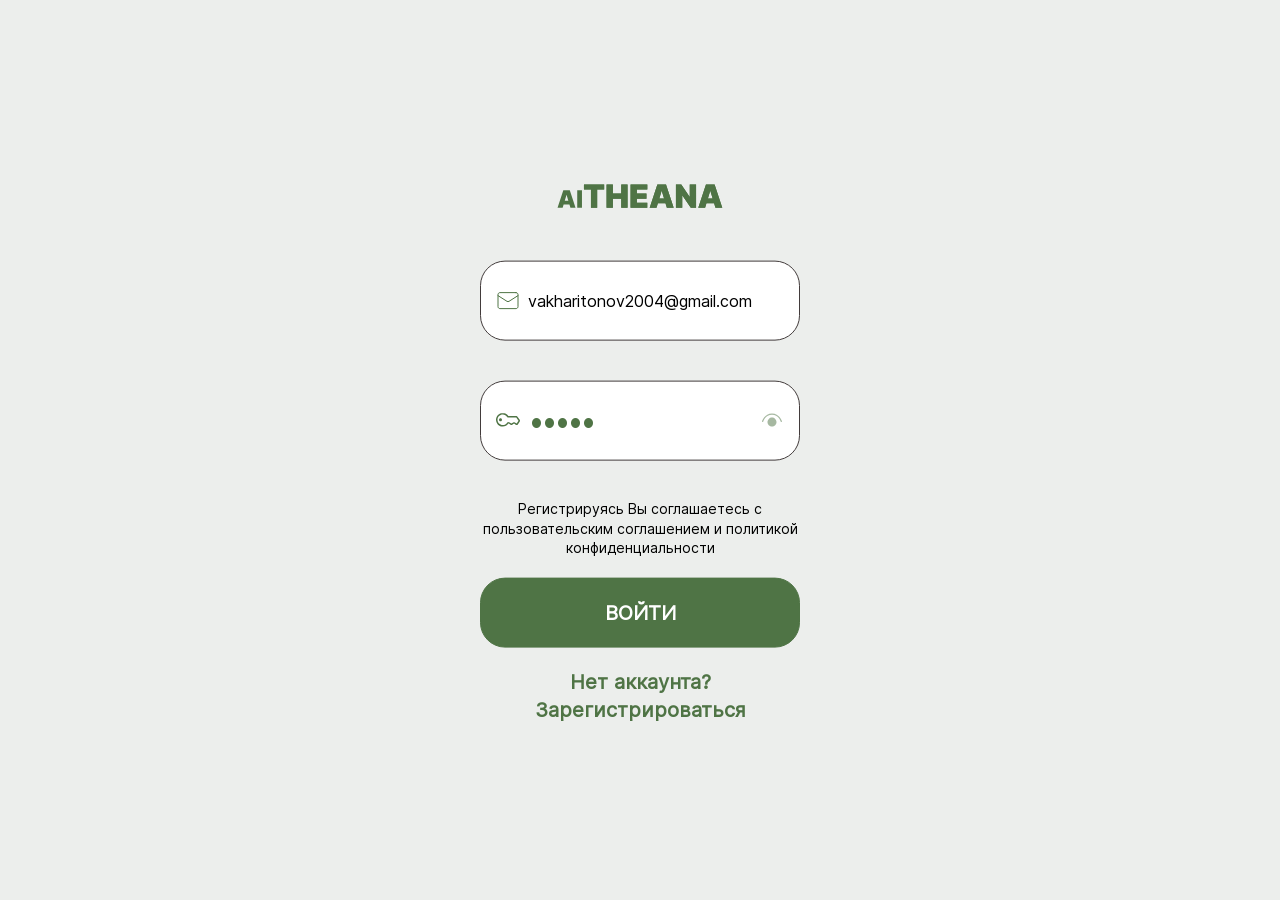
<file: login.html>
<!DOCTYPE html>
<html lang="en">
<head>
    <meta charset="UTF-8">
    <meta name="viewport" content="width=device-width, initial-scale=1.0">
    <title>Login</title>
    <link rel="stylesheet" type="text/css" href="css/styles.css"></link>
    <script src="js/bootstrap.js" type="module" defer></script>
</head>
<body data-page="login">
    <main class="login">
        <section class="form">
            <div class="footer">
                <form class="form__login" novalidate>
                    <div class="auth-logo">
                        <svg class="form__auth-logo-svg" viewBox="0 0 167 39" xmlns="http://www.w3.org/2000/svg" xmlns:xlink="http://www.w3.org/1999/xlink" width="167.000000" height="39.000000" fill="none" customFrame="#000000">
                            <path id="AITHEANA" d="M5.65909 31.1364L0.545455 31.1364L6.30682 13.6818L12.7841 13.6818L18.5455 31.1364L13.4318 31.1364L9.61364 18.4886L9.47727 18.4886L5.65909 31.1364ZM4.70455 24.25L14.3182 24.25L14.3182 27.7955L4.70455 27.7955L4.70455 24.25ZM24.9652 13.6818L24.9652 31.1364L20.2266 31.1364L20.2266 13.6818L24.9652 13.6818Z" fill="rgb(78.7711,115.731,68.5482)" fill-rule="nonzero" />
                            <path id="AITHEANA" d="M26.9496 12.9545L26.9496 7.86364L47.1768 7.86364L47.1768 12.9545L40.1768 12.9545L40.1768 31.1364L33.9496 31.1364L33.9496 12.9545L26.9496 12.9545ZM49.5547 31.1364L49.5547 7.86364L55.8729 7.86364L55.8729 16.9545L64.2365 16.9545L64.2365 7.86364L70.5547 7.86364L70.5547 31.1364L64.2365 31.1364L64.2365 22.0455L55.8729 22.0455L55.8729 31.1364L49.5547 31.1364ZM73.5547 31.1364L73.5547 7.86364L90.3274 7.86364L90.3274 12.9545L79.8729 12.9545L79.8729 16.9545L89.4638 16.9545L89.4638 22.0455L79.8729 22.0455L79.8729 26.0455L90.282 26.0455L90.282 31.1364L73.5547 31.1364ZM99.5064 31.1364L92.6882 31.1364L100.37 7.86364L109.006 7.86364L116.688 31.1364L109.87 31.1364L104.779 14.2727L104.597 14.2727L99.5064 31.1364ZM98.2337 21.9545L111.052 21.9545L111.052 26.6818L98.2337 26.6818L98.2337 21.9545ZM139.066 7.86364L139.066 31.1364L133.793 31.1364L125.384 18.9091L125.248 18.9091L125.248 31.1364L118.93 31.1364L118.93 7.86364L124.293 7.86364L132.566 20.0455L132.748 20.0455L132.748 7.86364L139.066 7.86364ZM148.1 31.1364L141.282 31.1364L148.964 7.86364L157.6 7.86364L165.282 31.1364L158.464 31.1364L153.373 14.2727L153.191 14.2727L148.1 31.1364ZM146.827 21.9545L159.646 21.9545L159.646 26.6818L146.827 26.6818L146.827 21.9545Z" fill="rgb(78.7711,115.731,68.5482)" fill-rule="nonzero" />
                            <path id="AITHEANA" d="M26.9496 12.9545L26.9496 7.86364L47.1768 7.86364L47.1768 12.9545L40.1768 12.9545L40.1768 31.1364L33.9496 31.1364L33.9496 12.9545L26.9496 12.9545ZM49.5547 31.1364L49.5547 7.86364L55.8729 7.86364L55.8729 16.9545L64.2365 16.9545L64.2365 7.86364L70.5547 7.86364L70.5547 31.1364L64.2365 31.1364L64.2365 22.0455L55.8729 22.0455L55.8729 31.1364L49.5547 31.1364ZM73.5547 31.1364L73.5547 7.86364L90.3274 7.86364L90.3274 12.9545L79.8729 12.9545L79.8729 16.9545L89.4638 16.9545L89.4638 22.0455L79.8729 22.0455L79.8729 26.0455L90.282 26.0455L90.282 31.1364L73.5547 31.1364ZM99.5064 31.1364L92.6882 31.1364L100.37 7.86364L109.006 7.86364L116.688 31.1364L109.87 31.1364L104.779 14.2727L104.597 14.2727L99.5064 31.1364ZM98.2337 21.9545L111.052 21.9545L111.052 26.6818L98.2337 26.6818L98.2337 21.9545ZM139.066 7.86364L139.066 31.1364L133.793 31.1364L125.384 18.9091L125.248 18.9091L125.248 31.1364L118.93 31.1364L118.93 7.86364L124.293 7.86364L132.566 20.0455L132.748 20.0455L132.748 7.86364L139.066 7.86364ZM148.1 31.1364L141.282 31.1364L148.964 7.86364L157.6 7.86364L165.282 31.1364L158.464 31.1364L153.373 14.2727L153.191 14.2727L148.1 31.1364ZM146.827 21.9545L159.646 21.9545L159.646 26.6818L146.827 26.6818L146.827 21.9545Z" fill="rgb(78.7711,115.731,68.5482)" fill-rule="nonzero" />
                        </svg>
                    </div>
                    <div class="input__auth login__email-area">
                        <svg class="input__data-type-svg" viewBox="0 0 24 24" xmlns="http://www.w3.org/2000/svg" xmlns:xlink="http://www.w3.org/1999/xlink" width="24.000000" height="24.000000" fill="none">
                            <rect id="lucide:mail" width="24.000000" height="24.000000" x="0.000000" y="0.000000" fill="rgb(255,255,255)" fill-opacity="0" />
                            <g id="Group">
                                <path id="Vector" d="M22 7L13.009 12.727C12.7039 12.9042 12.3573 12.9976 12.0045 12.9976C11.6517 12.9976 11.3051 12.9042 11 12.727L2 7" fill-rule="nonzero" stroke="rgb(79,116,69)" stroke-linecap="round" stroke-linejoin="round" stroke-width="1" />
                                <path id="Vector" d="M20 4C21.1046 4 22 4.89543 22 6L22 18C22 19.1046 21.1046 20 20 20L4 20C2.89543 20 2 19.1046 2 18L2 6C2 4.89543 2.89543 4 4 4L20 4Z" stroke="rgb(79,116,69)" stroke-linecap="round" stroke-linejoin="round" stroke-width="1" />
                            </g>
                        </svg>
                        <input class="input__email input__auth-text" type="email" id="email" name="username" placeholder="Введите почту/логин" autocomplete="current-password"  required value="vakharitonov2004@gmail.com">
                    </div>

                    <div class="input__auth login__password-area">
                        <svg class="input__data-type-svg" viewBox="0 0 24 24" xmlns="http://www.w3.org/2000/svg" xmlns:xlink="http://www.w3.org/1999/xlink" width="24.000000" height="24.000000" fill="none">
                            <rect id="qlementine-icons:password-16" width="24.000000" height="24.000000" x="0.000000" y="0.000000" fill="rgb(255,255,255)" fill-opacity="0" />
                            <path id="Vector" d="M4.5 12.75C4.89782 12.75 5.27936 12.592 5.56066 12.3107C5.84196 12.0294 6 11.6478 6 11.25C6 10.8522 5.84196 10.4706 5.56066 10.1893C5.27936 9.90804 4.89782 9.75 4.5 9.75C4.10218 9.75 3.72064 9.90804 3.43934 10.1893C3.15804 10.4706 3 10.8522 3 11.25C3 11.6478 3.15804 12.0294 3.43934 12.3107C3.72064 12.592 4.10218 12.75 4.5 12.75Z" fill="rgb(79,116,69)" fill-rule="nonzero" />
                            <path id="Vector" d="M6.74999 4.5C9.08999 4.5 11.16 5.691 12.375 7.5L20.265 7.5C20.5008 7.49992 20.7333 7.55543 20.9436 7.66203C21.1539 7.76862 21.3361 7.9233 21.4755 8.1135L23.7105 11.1735C23.8908 11.4172 23.9921 11.7102 24.001 12.0132C24.0098 12.3162 23.9257 12.6147 23.76 12.8685L21.87 15.7935C21.7609 15.9626 21.6188 16.1079 21.4523 16.2208C21.2857 16.3337 21.098 16.4118 20.9006 16.4505C20.7031 16.4891 20.4999 16.4875 20.303 16.4458C20.1062 16.404 19.9198 16.323 19.755 16.2075L18.03 15L16.245 16.218C15.9954 16.3889 15.7 16.4804 15.3975 16.4804C15.095 16.4804 14.7996 16.3889 14.55 16.218L12.765 15L12.378 15C11.166 16.815 9.10799 18 6.75299 18C4.96278 18 3.24589 17.2888 1.98002 16.023C0.71415 14.7571 0.00299072 13.0402 0.00299072 11.25C0.00299072 9.45979 0.71415 7.7429 1.98002 6.47703C3.24589 5.21116 4.96278 4.5 6.75299 4.5L6.74999 4.5ZM12.375 13.5C12.1282 13.4998 11.8852 13.5605 11.6676 13.6766C11.4499 13.7928 11.2642 13.9609 11.127 14.166C10.182 15.576 8.57699 16.506 6.76199 16.506C3.86699 16.506 1.51199 14.151 1.51199 11.256C1.51199 8.361 3.86699 6.006 6.76199 6.006C8.57699 6.006 10.182 6.93 11.127 8.346C11.406 8.7615 11.874 9.012 12.375 9.012L20.265 9.012L22.5 12.072L20.61 14.997L18.885 13.7895C18.6347 13.6142 18.3368 13.5196 18.0312 13.5182C17.7256 13.5169 17.4268 13.6089 17.175 13.782L15.39 15L13.605 13.782C13.355 13.6108 13.059 13.5192 12.756 13.5195L12.369 13.5195L12.375 13.5Z" fill="rgb(79,116,69)" fill-rule="evenodd" />
                        </svg>
                        <input class="input__password input__auth-text" id="password" name="password" type="password" placeholder="Введите пароль" autocomplete="current-password" required value="index">
                        <a href="#" class="input__password-show">
                            <svg class="input__password-show-svg" id="passsword-show" viewBox="0 0 24 24" xmlns="http://www.w3.org/2000/svg" xmlns:xlink="http://www.w3.org/1999/xlink" width="24.000000" height="24.000000" fill="none">
                                <rect id="fluent:eye-48-filled" width="24.000000" height="24.000000" x="0.000000" y="0.000000" fill="rgb(255,255,255)" fill-opacity="0" />
                                <path id="Vector" d="M20.78 13.065C20.8305 13.2227 20.9415 13.354 21.0887 13.4299C21.2359 13.5059 21.4072 13.5203 21.565 13.47C21.89 13.365 22.075 13.015 21.97 12.685L21.9695 12.6835C21.925 12.55 19.4205 5 11.9995 5C4.58003 5 2.07503 12.55 2.03103 12.684L2.03053 12.685C1.92553 13.015 2.10553 13.365 2.43553 13.47C2.76553 13.575 3.11553 13.395 3.22053 13.065C3.31003 12.785 5.47503 6.25 12 6.25C18.525 6.25 20.69 12.785 20.78 13.065ZM12 18C13.1935 18 14.3381 17.5259 15.182 16.682C16.0259 15.8381 16.5 14.6935 16.5 13.5C16.5 12.3065 16.0259 11.1619 15.182 10.318C14.3381 9.47411 13.1935 9 12 9C10.8066 9 9.66196 9.47411 8.81805 10.318C7.97413 11.1619 7.50003 12.3065 7.50003 13.5C7.50003 14.6935 7.97413 15.8381 8.81805 16.682C9.66196 17.5259 10.8066 18 12 18Z" fill="rgb(79,116,69)" fill-rule="nonzero" />
                            </svg>
                        </a>
                    </div>
                    <span class="form__login-error">...</span>

                    <span class="form__auth-text">
                        Регистрируясь Вы соглашаетесь с пользовательским соглашением и политикой конфиденциальности
                    </span>
                    <button class="form__login-in" type="submit">Войти</button>
                    <div class="form__login-auth">
                        <span class="form__login-auth-text">Нет аккаунта?</span>
                        <button class="form__login-auth-btn" type="button">Зарегистрироваться</button>
                    </div>
                </form>
            </div>
        </section>
    </main>
</body>
</html>
</file>
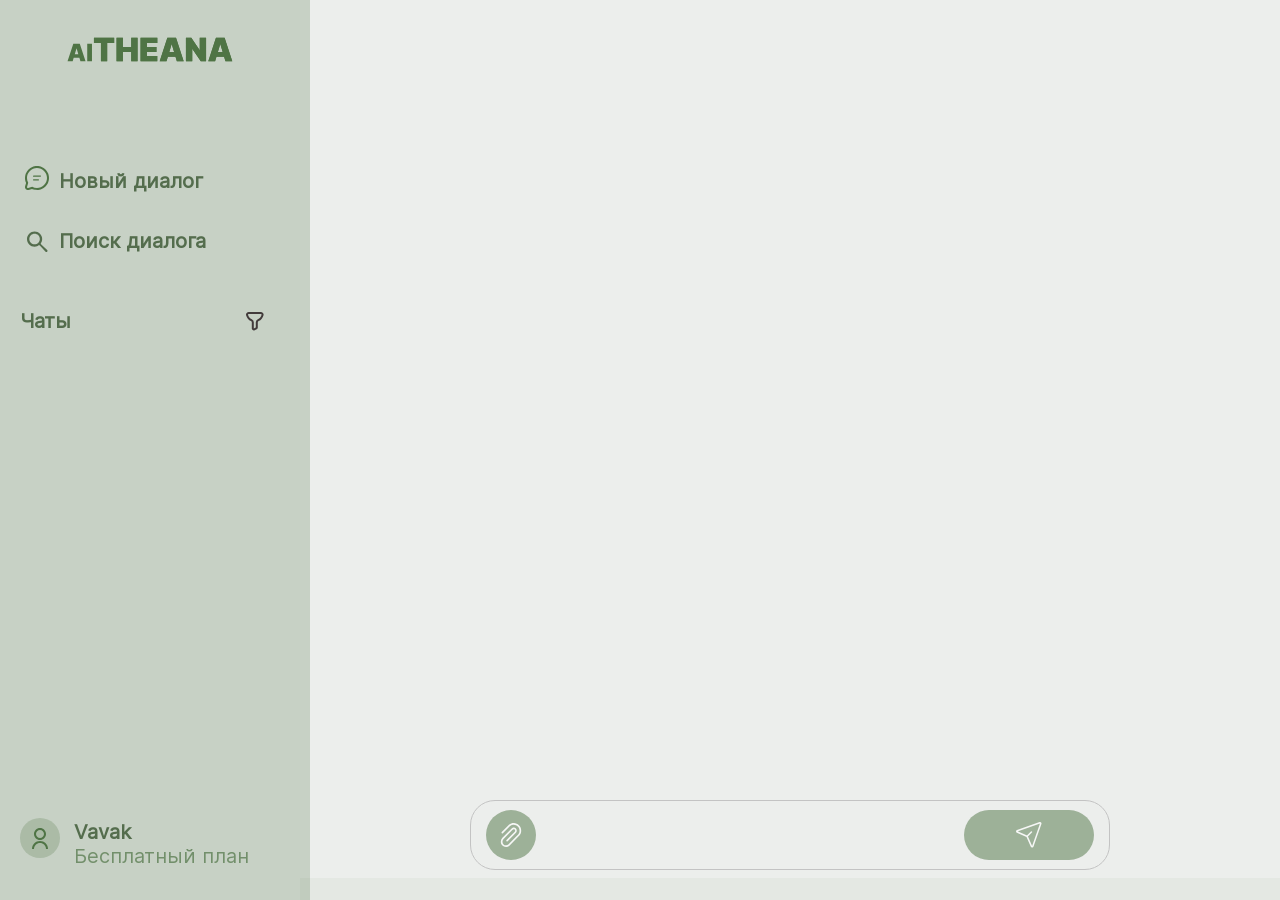
<file: storage-item.html>
<!DOCTYPE html>
<html lang="en">
<head>
    <meta charset="UTF-8">
    <meta name="viewport" content="width=device-width, initial-scale=1.0">
    <title>Storage</title>
    <link rel="stylesheet" type="text/css" href="css/styles.css"></link>
    <script src="js/bootstrap.js" type="module" defer></script>

</head>
<body data-page="storage-item">
    <header class="header"></header>
    <main class="main">
        <div class="chat">
            <div class="out__result"></div>
            <!-- <div class="loader hidden"></div> -->
            <form class="form__chat">
                <input class="form__chat-file" type="file" id="file" name="file" accept="application/json, .json">
                <label class="form__chat-file-label" for="file">
                    <svg viewBox="0 0 24 24" xmlns="http://www.w3.org/2000/svg" xmlns:xlink="http://www.w3.org/1999/xlink" width="24.000000" height="24.000000" fill="none">
                        <rect id="uiw:paper-clip" width="24.000000" height="24.000000" x="0.000000" y="0.000000" fill="rgb(255,255,255)" fill-opacity="0" />
                        <path id="Vector" d="M3.91685 10.2948C3.84055 10.3726 3.74952 10.4343 3.64907 10.4765C3.54863 10.5186 3.44078 10.5404 3.33185 10.5404C3.22291 10.5404 3.11507 10.5186 3.01462 10.4765C2.91418 10.4343 2.82315 10.3726 2.74685 10.2948C2.59155 10.1368 2.50453 9.92414 2.50453 9.7026C2.50453 9.48107 2.59155 9.26839 2.74685 9.1104L9.98405 1.8C11.616 0.532802 13.2576 -0.0755981 14.892 0.0072019C16.9512 0.112802 18.5545 0.897602 19.9153 2.1852C21.3025 3.498 22.2001 5.3712 22.2001 7.6416C22.2001 9.384 21.6937 10.9176 20.6245 12.2784L10.4208 22.7904C9.38885 23.6364 8.24165 24.0456 7.01285 23.9964C5.45285 23.9316 4.29245 23.4276 3.42965 22.5744C2.41925 21.5772 1.80005 20.352 1.80005 18.7044C1.80005 17.394 2.25245 16.1844 3.18605 15.0492L12.1668 5.88C12.8868 5.112 13.5912 4.656 14.3112 4.5456C14.7918 4.47033 15.2835 4.51351 15.7435 4.6714C16.2036 4.82929 16.6182 5.09711 16.9513 5.4516C17.5896 6.1272 17.8632 6.9696 17.7673 7.9284C17.7012 8.5824 17.4336 9.1848 16.9417 9.762L8.68565 18.2196C8.60985 18.2976 8.51927 18.3598 8.4192 18.4025C8.31912 18.4452 8.21155 18.4675 8.10276 18.4682C7.99397 18.4688 7.88613 18.4478 7.78553 18.4064C7.68494 18.365 7.5936 18.3039 7.51685 18.2268C7.36059 18.0698 7.27227 17.8576 7.27093 17.6361C7.26958 17.4145 7.35531 17.2013 7.50965 17.0424L15.726 8.628C15.966 8.346 16.0921 8.0616 16.1221 7.7592C16.1701 7.2792 16.0548 6.9252 15.756 6.6096C15.605 6.44814 15.4165 6.32643 15.2072 6.25526C14.9978 6.18409 14.7742 6.16566 14.556 6.2016C14.2644 6.246 13.8564 6.5112 13.3536 7.0464L4.41005 16.1748C3.76565 16.9608 3.45365 17.7948 3.45365 18.7056C3.45365 19.8504 3.86765 20.67 4.58405 21.3768C5.15405 21.9408 5.92805 22.2768 7.08005 22.3248C7.89605 22.3572 8.65205 22.0872 9.30965 21.5544L19.3861 11.1744C20.1601 10.182 20.5464 9.0144 20.5464 7.6428C20.5464 5.8644 19.854 4.422 18.7848 3.4092C17.6928 2.3748 16.4448 1.7652 14.8092 1.6812C13.5996 1.6188 12.3312 2.0892 11.0688 3.0564L3.91685 10.2948Z" fill="rgb(255,255,255)" fill-rule="nonzero" />
                    </svg>
                </label>
                <span class="form__chat-status"></span>
                <!-- <textarea class="form__chat-text" placeholder="Вводите текст..." ></textarea> -->
                <button class="form__chat-btn" type="submit">
                    <svg class="form__chat-btn-svg" viewBox="0 0 25.5015 25.501" xmlns="http://www.w3.org/2000/svg" xmlns:xlink="http://www.w3.org/1999/xlink" width="25.501465" height="25.500977" fill="none" customFrame="#000000">
                        <path id="Vector" d="M15.4186 10.0828L11.4178 14.0832M24.1975 0.769265C24.328 0.799379 24.4473 0.865578 24.5419 0.960297C24.6365 1.05501 24.7025 1.17443 24.7324 1.3049C24.7624 1.43536 24.755 1.57162 24.7111 1.69808L16.8109 24.2734C16.7636 24.4084 16.6769 24.526 16.5619 24.611C16.4469 24.6961 16.3091 24.7446 16.1662 24.7504C16.0233 24.7561 15.882 24.7188 15.7606 24.6433C15.6392 24.5677 15.5432 24.4575 15.4853 24.3267L11.1924 14.6699C11.1202 14.5093 10.9916 14.3808 10.831 14.3085L1.17309 10.0148C1.04279 9.95665 0.932927 9.86075 0.857696 9.73951C0.782466 9.61826 0.745323 9.47725 0.751067 9.33469C0.75681 9.19212 0.805176 9.05455 0.889915 8.93976C0.974655 8.82496 1.09188 8.7382 1.22643 8.6907L23.8043 0.790002C23.9308 0.746337 24.0671 0.739151 24.1975 0.769265Z" fill-rule="nonzero" stroke="rgb(255,255,255)" stroke-linecap="round" stroke-linejoin="round" stroke-width="1.5" />
                    </svg>
                </button>
            </form>
            <div class="correction"></div>
        </div>
    </main>
</body>
</html>
</file>
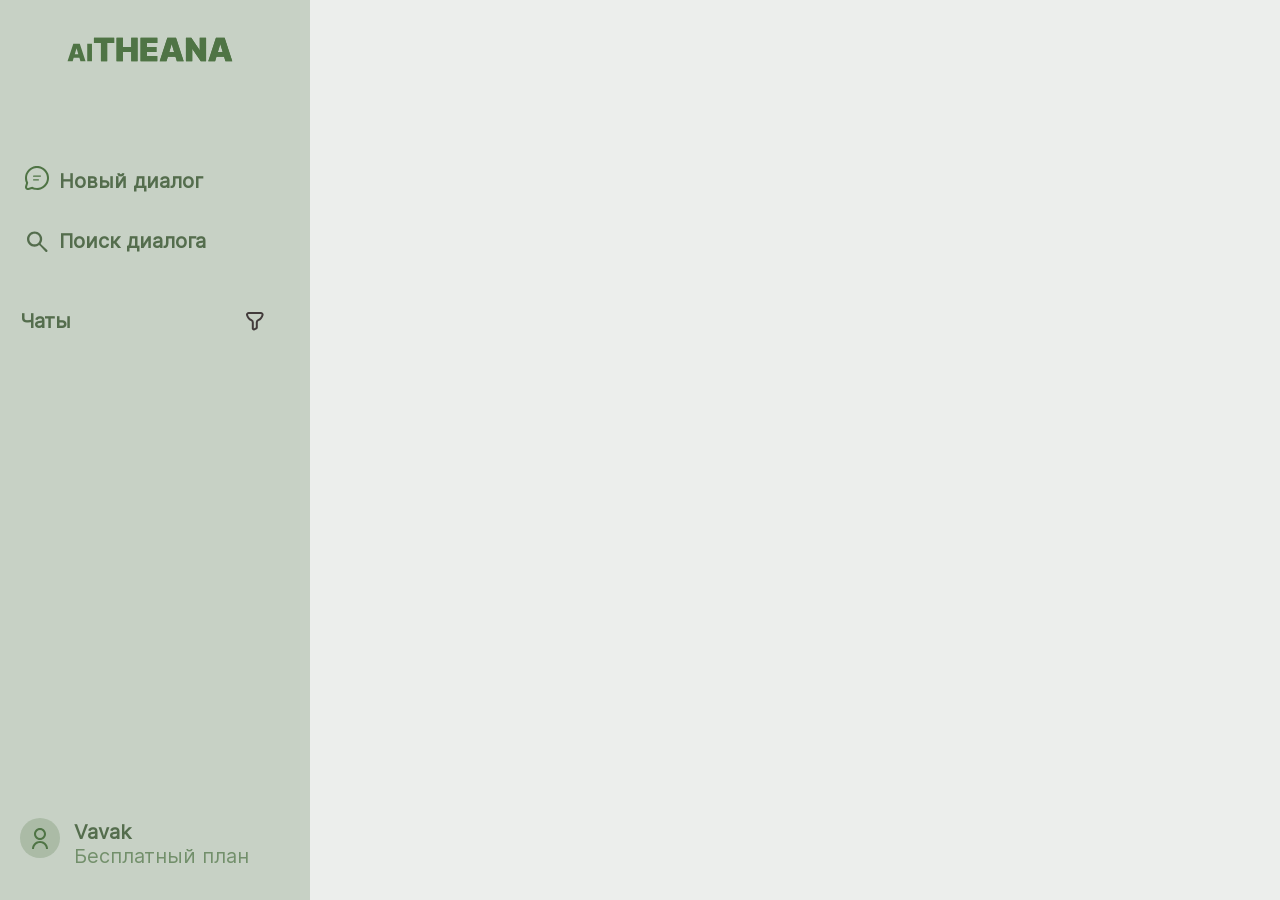
<file: template.html>
<!DOCTYPE html>
<html lang="en">
<head>
    <meta charset="UTF-8">
    <meta name="viewport" content="width=device-width, initial-scale=1.0">
    <title>Template</title>
    <link rel="stylesheet" text="type/css" href="css/styles.css"></link>
    <script src="js/bootstrap.js" type="module" defer></script>

</head>
<body data-page="storage">
    <header class="header">
        <div class="nav">
            <div class="menu">
                <div class="logo">
                    <svg viewBox="0 0 167 39" xmlns="http://www.w3.org/2000/svg" xmlns:xlink="http://www.w3.org/1999/xlink" width="167.000000" height="39.000000" fill="none" customFrame="#000000">
                        <path id="AITHEANA" d="M5.65909 31.1364L0.545455 31.1364L6.30682 13.6818L12.7841 13.6818L18.5455 31.1364L13.4318 31.1364L9.61364 18.4886L9.47727 18.4886L5.65909 31.1364ZM4.70455 24.25L14.3182 24.25L14.3182 27.7955L4.70455 27.7955L4.70455 24.25ZM24.9652 13.6818L24.9652 31.1364L20.2266 31.1364L20.2266 13.6818L24.9652 13.6818Z" fill="rgb(78.7711,115.731,68.5482)" fill-rule="nonzero" />
                        <path id="AITHEANA" d="M26.9496 12.9545L26.9496 7.86364L47.1768 7.86364L47.1768 12.9545L40.1768 12.9545L40.1768 31.1364L33.9496 31.1364L33.9496 12.9545L26.9496 12.9545ZM49.5547 31.1364L49.5547 7.86364L55.8729 7.86364L55.8729 16.9545L64.2365 16.9545L64.2365 7.86364L70.5547 7.86364L70.5547 31.1364L64.2365 31.1364L64.2365 22.0455L55.8729 22.0455L55.8729 31.1364L49.5547 31.1364ZM73.5547 31.1364L73.5547 7.86364L90.3274 7.86364L90.3274 12.9545L79.8729 12.9545L79.8729 16.9545L89.4638 16.9545L89.4638 22.0455L79.8729 22.0455L79.8729 26.0455L90.282 26.0455L90.282 31.1364L73.5547 31.1364ZM99.5064 31.1364L92.6882 31.1364L100.37 7.86364L109.006 7.86364L116.688 31.1364L109.87 31.1364L104.779 14.2727L104.597 14.2727L99.5064 31.1364ZM98.2337 21.9545L111.052 21.9545L111.052 26.6818L98.2337 26.6818L98.2337 21.9545ZM139.066 7.86364L139.066 31.1364L133.793 31.1364L125.384 18.9091L125.248 18.9091L125.248 31.1364L118.93 31.1364L118.93 7.86364L124.293 7.86364L132.566 20.0455L132.748 20.0455L132.748 7.86364L139.066 7.86364ZM148.1 31.1364L141.282 31.1364L148.964 7.86364L157.6 7.86364L165.282 31.1364L158.464 31.1364L153.373 14.2727L153.191 14.2727L148.1 31.1364ZM146.827 21.9545L159.646 21.9545L159.646 26.6818L146.827 26.6818L146.827 21.9545Z" fill="rgb(78.7711,115.731,68.5482)" fill-rule="nonzero" />
                        <path id="AITHEANA" d="M26.9496 12.9545L26.9496 7.86364L47.1768 7.86364L47.1768 12.9545L40.1768 12.9545L40.1768 31.1364L33.9496 31.1364L33.9496 12.9545L26.9496 12.9545ZM49.5547 31.1364L49.5547 7.86364L55.8729 7.86364L55.8729 16.9545L64.2365 16.9545L64.2365 7.86364L70.5547 7.86364L70.5547 31.1364L64.2365 31.1364L64.2365 22.0455L55.8729 22.0455L55.8729 31.1364L49.5547 31.1364ZM73.5547 31.1364L73.5547 7.86364L90.3274 7.86364L90.3274 12.9545L79.8729 12.9545L79.8729 16.9545L89.4638 16.9545L89.4638 22.0455L79.8729 22.0455L79.8729 26.0455L90.282 26.0455L90.282 31.1364L73.5547 31.1364ZM99.5064 31.1364L92.6882 31.1364L100.37 7.86364L109.006 7.86364L116.688 31.1364L109.87 31.1364L104.779 14.2727L104.597 14.2727L99.5064 31.1364ZM98.2337 21.9545L111.052 21.9545L111.052 26.6818L98.2337 26.6818L98.2337 21.9545ZM139.066 7.86364L139.066 31.1364L133.793 31.1364L125.384 18.9091L125.248 18.9091L125.248 31.1364L118.93 31.1364L118.93 7.86364L124.293 7.86364L132.566 20.0455L132.748 20.0455L132.748 7.86364L139.066 7.86364ZM148.1 31.1364L141.282 31.1364L148.964 7.86364L157.6 7.86364L165.282 31.1364L158.464 31.1364L153.373 14.2727L153.191 14.2727L148.1 31.1364ZM146.827 21.9545L159.646 21.9545L159.646 26.6818L146.827 26.6818L146.827 21.9545Z" fill="rgb(78.7711,115.731,68.5482)" fill-rule="nonzero" />
                    </svg>
                </div>
                <div class="processing__link">
                    <a href="processing.html" class="processing__link-svg">
                        <svg viewBox="0 0 24 24" xmlns="http://www.w3.org/2000/svg" xmlns:xlink="http://www.w3.org/1999/xlink" width="24.000000" height="24.000000" fill="none">
                            <rect id="fluent:chat-48-filled" width="24.000000" height="24.000000" x="0.000000" y="0.000000" fill="rgb(255,255,255)" fill-opacity="0" />
                            <path id="Vector" d="M14.5971 0.280205C13.752 0.0934017 12.8863 0 11.9999 0C11.1136 -2.38419e-07 10.2479 0.0933994 9.4028 0.280199C8.69691 0.436234 8.00543 0.657438 7.32834 0.94381C6.64718 1.23191 6.00308 1.57618 5.39603 1.97663C4.72339 2.42034 4.09625 2.93301 3.51461 3.51466C2.93296 4.09631 2.42028 4.72345 1.97657 5.39609C1.57613 6.00313 1.23185 6.64724 0.943756 7.3284C0.651595 8.01917 0.427264 8.72467 0.270763 9.44492C0.090219 10.2758 -5.24521e-05 11.1263 -5.13792e-05 11.9965C-0.000937939 12.496 0.0290222 12.9917 0.0898296 13.4837C0.150635 13.9756 0.242286 14.4637 0.364782 14.948C0.487285 15.4323 0.63874 15.9053 0.819146 16.367C0.897277 16.567 0.980839 16.7648 1.06983 16.9605L0.110293 20.3357C0.0319941 20.6109 -0.00548911 20.8856 -0.00215697 21.1598C0.000823617 21.405 0.0364604 21.6499 0.104753 21.8944C0.169822 22.1273 0.260593 22.3455 0.377068 22.549C0.502411 22.768 0.657521 22.97 0.842397 23.1549C1.0273 23.3399 1.22926 23.4951 1.44826 23.6205C1.65177 23.737 1.87 23.8279 2.10296 23.893C2.34715 23.9613 2.59176 23.997 2.83678 24.0001C3.11131 24.0035 3.38636 23.9661 3.66192 23.8878L7.03658 22.9282C7.24791 23.0244 7.4617 23.1143 7.67795 23.1978C8.10988 23.3646 8.5516 23.506 9.00309 23.6222C9.37302 23.7173 9.74578 23.7945 10.1214 23.8537C10.7399 23.9512 11.3661 24 11.9999 24C12.8864 24 13.7521 23.9066 14.5972 23.7198C15.3031 23.5637 15.9945 23.3425 16.6715 23.0562C17.3527 22.7681 17.9968 22.4238 18.6038 22.0234C19.2765 21.5797 19.9036 21.067 20.4853 20.4853C21.0669 19.9037 21.5796 19.2766 22.0233 18.604C22.4237 17.9969 22.768 17.3528 23.0561 16.6716C23.3425 15.9945 23.5637 15.3031 23.7197 14.5972C23.9065 13.7521 23.9999 12.8864 23.9999 12C23.9999 11.1136 23.9065 10.2478 23.7197 9.40269C23.5637 8.69686 23.3425 8.00543 23.0561 7.3284C22.7681 6.64727 22.4238 6.0032 22.0234 5.39618C21.5797 4.72351 21.067 4.09634 20.4853 3.51466C19.9036 2.93301 19.2765 2.42033 18.6038 1.97661C17.9968 1.57617 17.3527 1.23191 16.6715 0.943811C15.9945 0.657442 15.303 0.43624 14.5971 0.280205ZM7.23345 20.793C8.65095 21.563 10.2749 22 11.9999 22C17.5229 22 21.9999 17.523 21.9999 12C21.9999 6.477 17.5229 2 11.9999 2C6.47695 2 1.99995 6.477 1.99995 12C1.99699 13.6638 2.41129 15.3017 3.20495 16.764L2.03395 20.883C1.84645 21.542 2.45545 22.1515 3.11495 21.964L7.23345 20.793ZM9.84981 13.25L8.62494 13.25C8.45918 13.25 8.30021 13.3158 8.183 13.4331C8.06579 13.5503 7.99995 13.7092 7.99995 13.875C7.99995 14.0408 8.06579 14.1997 8.183 14.3169C8.30021 14.4342 8.45918 14.5 8.62494 14.5L13.3749 14.5C13.5407 14.5 13.6997 14.4342 13.8169 14.3169C13.9341 14.1997 13.9999 14.0408 13.9999 13.875C13.9999 13.7092 13.9341 13.5503 13.8169 13.4331C13.6997 13.3158 13.5407 13.25 13.3749 13.25L9.84981 13.25ZM14.1501 10.75L15.3749 10.75C15.457 10.75 15.5383 10.7338 15.6141 10.7024C15.69 10.671 15.7589 10.625 15.8169 10.5669C15.8749 10.5089 15.921 10.44 15.9524 10.3642C15.9838 10.2883 15.9999 10.2071 15.9999 10.125C15.9999 10.0429 15.9838 9.96165 15.9524 9.88582C15.921 9.80999 15.8749 9.74109 15.8169 9.68306C15.7589 9.62502 15.69 9.57898 15.6141 9.54757C15.5383 9.51617 15.457 9.5 15.3749 9.5L8.62494 9.5C8.27995 9.5 7.99995 9.78 7.99995 10.125C7.99995 10.47 8.27995 10.75 8.62494 10.75L14.1501 10.75Z" fill="rgb(79,116,69)" fill-rule="evenodd" />
                        </svg>
                    </a>
                    <a href="processing.html" class="processing__link-text">
                        Новый диалог
                    </a>
                </div>
                <div class="find-chat__link">
                    <svg viewBox="0 0 24 24" xmlns="http://www.w3.org/2000/svg" xmlns:xlink="http://www.w3.org/1999/xlink" width="24.000000" height="24.000000" fill="none">
                        <rect id="material-symbols:search" width="24.000000" height="24.000000" x="0.000000" y="0.000000" fill="rgb(255,255,255)" fill-opacity="0" />
                        <path id="Vector" d="M20.5755 22.6586L15.0373 16.7686C13.9165 15.5766 13.5442 16.7055 12.0042 17.2583C11.2458 17.5306 10.4389 17.6667 9.58333 17.6667C7.46389 17.6667 5.67033 16.9324 4.20267 15.464C2.735 13.9956 2.00078 12.202 2 10.0833C1.99922 7.96467 2.73345 6.17111 4.20267 4.70267C5.67189 3.23422 7.46544 2.5 9.58333 2.5C11.7012 2.5 13.4952 3.23422 14.9652 4.70267C16.4352 6.17111 17.169 7.96467 17.1667 10.0833C17.1667 10.9389 17.0306 11.7458 16.7583 12.5042C16.2055 14.0441 15.0766 14.4165 16.2686 15.5373L22.1586 21.0755C22.619 21.5085 22.6302 22.2364 22.1833 22.6833C21.7364 23.1302 21.0085 23.119 20.5755 22.6586ZM9.58333 15.3333C11.0417 15.3333 12.2814 14.8231 13.3027 13.8027C14.3239 12.7822 14.8341 11.5424 14.8333 10.0833C14.8326 8.62422 14.3223 7.38483 13.3027 6.36517C12.283 5.3455 11.0432 4.83489 9.58333 4.83333C8.12344 4.83178 6.88406 5.34239 5.86517 6.36517C4.84628 7.38794 4.33567 8.62733 4.33333 10.0833C4.331 11.5393 4.84161 12.7791 5.86517 13.8027C6.88872 14.8262 8.12811 15.3364 9.58333 15.3333Z" fill="rgb(83.9198,109.111,77.1118)" fill-rule="nonzero" />
                    </svg>
                    <span class="find-chat__link-text">Поиск диалога</span>
                </div>
                <div class="storage__header">
                    <span class="storage__header-title">Чаты</span>
                    <svg viewBox="0 0 26.0024 26.0001" xmlns="http://www.w3.org/2000/svg" xmlns:xlink="http://www.w3.org/1999/xlink" width="26.002441" height="26.000122" fill="none" customFrame="#000000">
                        <path id="Vector" d="M3.77223 1C2.07258 1 0.655945 2.33321 1.07586 3.90084C1.52308 5.56199 2.34664 7.10977 3.48871 8.43549C4.63078 9.76122 6.06368 10.8328 7.6868 11.5749C8.9527 12.1521 9.9248 13.2861 9.9248 14.6222L9.9248 23.5357C9.92494 23.7853 9.99205 24.0308 10.1198 24.2488C10.2475 24.4668 10.4315 24.6501 10.6545 24.7813C10.8775 24.9125 11.1319 24.9873 11.3937 24.9985C11.6556 25.0097 11.9161 24.9571 12.1505 24.8455L15.2268 23.3804C15.4822 23.2588 15.6971 23.0719 15.8473 22.8406C15.9976 22.6092 16.0772 22.3426 16.0774 22.0706L16.0774 14.6222C16.0774 13.2861 17.0495 12.1521 18.3138 11.5749C19.9375 10.8331 21.371 9.76171 22.5137 8.43596C23.6563 7.11022 24.4803 5.56227 24.9279 3.90084C25.3447 2.33321 23.9265 1 22.23 1L3.77223 1Z" fill-rule="nonzero" stroke="rgb(83.9198,109.111,77.1118)" stroke-width="2" />
                    </svg>
                </div>
            </div>
            <ul class="storage__items"></ul>
            
            <div class="profile__link">
                <a href="#" class="profile__link-icon">
                    <svg viewBox="0 0 40 40" xmlns="http://www.w3.org/2000/svg" xmlns:xlink="http://www.w3.org/1999/xlink" width="40.000000" height="40.000000" fill="none" customFrame="#000000">
                        <defs>
                            <clipPath id="clipPath_2">
                                <rect width="24.000000" height="24.000000" x="8.000000" y="9.000000" fill="rgb(255,255,255)" />
                            </clipPath>
                        </defs>
                        <circle id="Ellipse 4" cx="20" cy="20" r="20" fill="rgb(79,116,69)" fill-opacity="0.239999995" />
                        <g id="ri:user-line" clip-path="url(#clipPath_2)" customFrame="url(#clipPath_2)">
                            <rect id="ri:user-line" width="24.000000" height="24.000000" x="8.000000" y="9.000000" fill="rgb(255,255,255)" fill-opacity="0" />
                            <path id="Vector" d="M12 31C12 28.8783 12.8429 26.8434 14.3431 25.3431C15.8434 23.8429 17.8783 23 20 23C22.1217 23 24.1566 23.8429 25.6569 25.3431C27.1571 26.8434 28 28.8783 28 31L26 31C26 29.4087 25.3679 27.8826 24.2426 26.7574C23.1174 25.6321 21.5913 25 20 25C18.4087 25 16.8826 25.6321 15.7574 26.7574C14.6321 27.8826 14 29.4087 14 31L12 31ZM20 22C16.685 22 14 19.315 14 16C14 12.685 16.685 10 20 10C23.315 10 26 12.685 26 16C26 19.315 23.315 22 20 22ZM20 20C22.21 20 24 18.21 24 16C24 13.79 22.21 12 20 12C17.79 12 16 13.79 16 16C16 18.21 17.79 20 20 20Z" fill="rgb(79,116,69)" fill-rule="nonzero" />
                        </g>
                    </svg>
                </a>
                <div class="profile__link-info">
                    <a href="#" class="profile__link-username">Vavak</a>
                    <a href="#" class="profile__link-plan">Бесплатный план</a>
                </div>
            </div>   
        </div>

    </header>

</body>
</html>
</file>
<file: css/styles.css>
@font-face {
    font-family: 'Inter';
    src: url('../fonts/Inter-Regular.woff2');
    font-style: normal;
    font-weight: 400;
}


html {
    box-sizing: border-box;
}

*,
*::before,
*::after{
    margin: 0;
    padding: 0;
    box-sizing:  inherit;
}


a {
    color: inherit;
    text-decoration: none;
}

li {
    list-style: none;
}

img {
    max-width: 100%;
}


button {
    color: inherit;
    font-size: inherit;
    background-color: transparent;
    border: none;
    cursor: pointer;
    font-family: inherit;
    padding: 0;
}

textarea {
    resize: none;
}

input {
    border: none;
    font-family: 'Inter';
    font-size: 16px;
}

input::placeholder {
    font-size: 20px;
    font-family: 'Inter';
    letter-spacing: 0;
}

input:focus {
    outline: none;
}

input[type="password"] {
    color: rgba(79, 116, 69, 1);
    font-size: 30px;
    letter-spacing: -4px
    /* gap: 0px; */
    /* font-weight: 900; */
}

body {
    min-height: 100vh;
    scrollbar-gutter: stable;
    font-family: 'Inter';
    font-weight: 400;
    line-height: 1.4;
    font-size: 20px;
    font-style: normal;
    background-color:rgba(236, 238, 236, 1);
    transition: all 0.3s linear;
}

.container {
    max-width: 1220px;
    padding: 0 10px;
    margin: 0 auto;
}


.form__auth {
    display: flex;
    flex-direction: column;
    position: fixed;
    top: 50%;
    left: 50%;
    transform: translate(-50%, -50%);
    width: 25%;
}


.auth-logo {
    display: flex;
    justify-content: center;
    align-items: center;
    margin-bottom: 45px;
} 

.input__auth {
    display: flex;
    justify-content: center;
    align-items: center;
    min-height: 80px;
    min-width: 100%;
    margin: 0 auto 40px auto;
    border-radius: 25px;
    background: rgba(255, 255, 255, 1);
    /* width: 100%; */
    border: 1px solid rgba(66, 59, 59, 1);
    gap: 10px;
    /* font-size: 20px; */
}

.input__auth:nth-child(4){
    margin-bottom: 5px;
}

.input__auth:hover{
    box-shadow: 0px 2px 4px 0px rgba(0, 0, 0, 0.25);
}

.input__auth:focus-within{
    border: 2px solid rgba(79, 116, 69, 1);
}


/* .input__auth input {
    width: 70%;
    height: 50%;
    position: relative;
} */
.input__data-type-svg {
    position: absolute;
    left: 5%;
}

.input__auth-text {
    position: absolute;
    left: 15%;
    width: 70%
}

.input__password-show-svg {
    position: absolute;
    right: 5%;
}


.input__password-show {
    display: flex;
    justify-content: center;
    align-items: center;
}

.input__password-show-svg{
    opacity: 0.5
}

.input__password-show-svg.active{
    opacity: 1
}

.form__auth-error {
    opacity: 0;
    color: rgba(255, 36, 0, 1);
    font-size: 20px;
    text-align: center;
    margin-bottom: 5px;
}

.form__auth-error.active {
    opacity: 1;
}

.form__auth-text {
    font-size: 14px;
    text-align: center;
    margin-bottom: 20px;
}

.form__auth-in {
    border: 1px solid rgba(79, 116, 69, 1);
    border-radius: 25px;
    background: rgba(79, 116, 69, 1);
    height: 70px;
    color: rgba(255, 255, 255, 1);
    font-weight: 700;
    text-transform: uppercase;
    margin-bottom: 20px;
    
}

.form__auth-in:hover {
    background: rgba(71, 143, 52, 1);
    box-shadow: 0px 2px 4px 0px rgba(0, 0, 0, 0.25);
}


.form__auth-login {
    color: rgba(79, 116, 69, 1);
    font-weight: 900;
    /* text-transform: uppercase; */
    width: 80px;
    display: flex;
    justify-content: center;
    margin: 0 auto;
}

.form__auth-login:hover {
    text-decoration: underline;
}

.input__auth-error {
    border: 2px solid rgba(255, 36, 0, 1);
}


.input__code-area {
    margin-bottom: 5px;
}

.form__code {
    display: flex;
    flex-direction: column;
    position: fixed;
    top: 50%;
    left: 50%;
    transform: translate(-50%, -50%);
    width: 25%;
}

.auth-logo-code {
    display: flex;
    justify-content: center;
    align-items: center;
    margin-bottom: 24px;
}

.form__code-text {
    text-transform: uppercase;
    font-weight: 900;
    color: rgba(79, 116, 69, 1);
    display: flex;
    justify-content: center;
    align-items: center;
    margin-bottom: 30px;
    text-align: center;
}

.input__code-text{
    width: 34%;
    font-size: 32px;
    height: 80px;
}

.input__code-text::placeholder {
    /* height: 80px; */
    letter-spacing: -4px;
    text-align: center;
    font-size: 32px;
    color: rgba(156, 166, 156, 1)
}

.form__code-error{
    opacity: 0;
    color: rgba(255, 36, 0, 1);
    font-size: 20px;
    text-align: center;
    margin-bottom: 5px;
}

.form__code-error.active {
    opacity: 1;
}

.form__code-in {
    border: 1px solid rgba(79, 116, 69, 1);
    border-radius: 25px;
    background: rgba(79, 116, 69, 1);
    height: 70px;
    color: rgba(255, 255, 255, 1);
    font-weight: 700;
    text-transform: uppercase;
    margin-bottom: 20px;
}

.form__code-in:hover {
    box-shadow: 0px 2px 4px 0px rgba(0, 0, 0, 0.25);
}

.input__code-error {
    border: 2px solid rgba(255, 36, 0, 1);
}



 /*  ---------------------------login.html------------------------------------------ */

 .form__login {
    display: flex;
    flex-direction: column;
    position: fixed;
    justify-content: center;
    top: 50%;
    left: 50%;
    width: 25%;
    transform: translate(-50%, -50%);
 } 

.login__password-area{
    margin-bottom: 5px;
}

.form__login-error{
    text-align: center;
    color: rgba(255, 36, 0, 1);
    font-size: 20px;
    opacity: 0;
    margin-bottom: 5px;
}

.form__login-error.active{
    opacity: 1;
}

.form__login-in {
    border: 1px solid rgba(79, 116, 69, 1);
    border-radius: 25px;
    background: rgba(79, 116, 69, 1);
    height: 70px;
    color: rgba(255, 255, 255, 1);
    font-weight: 700;
    text-transform: uppercase;
    margin-bottom: 20px;
    font-weight: 700;
}

.form__login-in:hover {
    background: rgba(71, 143, 52, 1);
    box-shadow: 0px 2px 4px 0px rgba(0, 0, 0, 0.25);
}

.form__login-auth {
    text-align: center;
    color: rgba(79, 116, 69, 1);
    font-weight: 900;
}

.form__login-auth-btn {
    font-weight: 900;

}

.form__login-auth-btn:hover {
    text-decoration: underline;
}

.input__login-error {
    border: 2px solid rgba(255, 36, 0, 1);
}
 /*  ---------------------------index.html------------------------------------------ */

/* .nav {
    display: flex;
    align-items: center;
    justify-content:space-between;
    height: 100px;
}

.menu {
    display: flex;
    gap: 100px;
}

.menu__link {
    font-size: 20px;
} */

/* .logo-img {
    width: 50px;
    height: 50px;
}

.home-img {
    width: 50px;
    height: 50px;
} */

.top__title {
    position: fixed;
    top: 50%;
    left: 50%;
    transform: translate(-50%, -50%);
}
 /*  ---------------------------processing.html------------------------------------------ */


.chat {
    max-height: calc(100vh - 100px);
    position: relative;
    margin-left: 300px;
    display: flex;
    flex-direction: column;
    /* justify-content: center; */
    align-items: center;
    overflow-y: auto;
    overflow-x: hidden;
}

.out {
    width: 100%;
    text-align: left;
    max-width: 57%;
    margin-top: 30px;
    margin-bottom: 100px;
    overflow-wrap: break-word;
}

.out::after {
    content: "|";
    font-weight: bold;
    padding: 0 1px;
    animation-name: cursor;
    animation-duration: 1s;
    animation-timing-function: linear;
    animation-iteration-count: infinite;
}

@keyframes cursor {
    50% {color: #fff}
}

.form__chat {
    position: fixed;
    bottom: 30px;
    left: 300px; 
    right: 0;
    margin: 0 auto;
    max-width: 50%;
    height: 70px;
    border: 1px solid rgba(195, 195, 195, 1);
    border-radius: 25px;
    display: flex;
    align-items: center;
    justify-content: space-between;
    /* background-color: rgba(74, 118, 73, 0.05); */
    padding: 0px 15px;
    /* background-color: grey; */
}

.form__chat:hover {
    border: 1px solid rgba(195, 195, 195, 1);
    box-shadow: 0px 2px 4px 0px rgba(0, 0, 0, 0.25);
}

.form__chat:focus-within {
    border:  1px solid rgba(79, 116, 69, 1);
    box-shadow: 0px 2px 4px 0px rgba(0, 0, 0, 0.25);
}

.form__chat.error {
    border: 1px solid rgba(255, 36, 0, 1);
    box-shadow: 0px 2px 4px 0px rgba(0, 0, 0, 0.25)
}

.form__chat-file {
    opacity: 0;
    visibility: hidden;
    position: absolute;
}

.form__chat-file-label {
    cursor: pointer;
    height: 50px;
    width: 50px;
    background-color: rgba(79, 116, 69, 1);
    border-radius: 50%;
    display: flex;
    justify-content: center;
    align-items: center;
    transition: all 0.3s linear;
    flex-wrap: wrap;
}

.form__chat-file-label:hover {
    background-color: rgba(56, 81, 49, 1);
}


.form__chat-file-label.disable {
    opacity: 0.5;
}


.form__chat-status {
    font-family: 'Inter';
    font-size: 20px;
    text-align: center;
}

.form__chat-status.error {
   color: rgba(255, 36, 0, 1);
}

.form__chat-btn {
    height: 50px;
    width: 130px;
    background-color: rgba(79, 116, 69, 1);
    border-radius: 100px;
    display: flex;
    justify-content: center;
    align-items: center;
    transition: all 0.3s linear;
    

}

.form__chat-btn:hover {
    background-color: rgba(56, 81, 49, 1);
}

.form__chat-btn-svg {

}

.form__chat-btn.disable {
    opacity: 0.5;
}



.loader {
    border: 16px solid #f3f3f3;
    border-top: 16px solid grey;
    border-radius: 90%;
    animation-name: spin;
    animation-duration: 2s;
    animation-timing-function: linear;
    animation-iteration-count: infinite;
    transition: all 0.3s linear;


}

.processing__loader {
    position: fixed;
    right: 0;
    left: 300px;
    top: 0;
    bottom: 20%;
    margin: 0 auto;
    margin: auto;
    width: 200px;
    height: 200px;
}



@keyframes spin {
    0% { transform: rotate(-360deg); }
    100% { transform: rotate(-360dg); }
}

.correction {
    position: fixed;
    height: 2.5%;
    /* border: 3px solid rgba(187.75599670410156, 16.17656707763672, 215.6875, 1); */
    bottom: 0;
    left: 300px;
    right: 0;
    width: 100%;
    background: rgba(74, 118, 73, 0.05);;
}

/* --------------------------------------storage.html-------------------------------------------------- */

/* .storage {
    display: flex;
    flex-direction: column;
}

.storage__item {
    display: flex;
    min-width: 80%;
    justify-content:space-around;
    align-items: center;
}

.storage__item-text {
    width: 80%;
    border: 1px solid black;
    font-size: 30px;
    height: 100px;
}

.storage__item-link {
    border: 1px solid grey;
    font-size: 20px
}



/* -------------------------------------------- storage-item.html--------------------------------------------------- */

.out__result {
    width: 100%;
    text-align: left;
    max-width: 57%;
    margin-top: 30px;
    margin-bottom: 100px;
    overflow-wrap: break-word;
}



 


/* -------------------------------------------- header.html ------------------------------------------------- */

.nav {
    position: fixed;
    /* overflow-x: visible; */
    overflow-y: scroll;
    scrollbar-width: auto;
    width: 310px;
    height: 100%;
    background-color: rgba(199, 209, 197, 1);
}

.menu {
    position: fixed;
    width: 300px;
    /* height: 255px; */
    /* margin: 0 auto; */
    /* width: 250px; */
    background-color: rgba(199, 209, 197, 1);
    /* width: 100%; */
    /* padding: 0px 20px; */
    padding: 0px 20px;
    z-index: 2;
}

.logo {
    margin: 30px 0px 75px;
    display: flex;
    justify-content: center;
    /* position:absolute; */
}

.processing__link {
    display: flex;
    gap: 10px;
    /* margin-bottom: px; */
    height: 60px;
    align-items: center;
    padding: 5px;
    border-radius: 50px;
    /* width: 80%; */
    width: 100%;
    transition: all 0.3s linear;

}

.processing__link:hover {
    background-color: rgba(175, 190, 171, 1);
}

.processing__link-text {
    color: rgba(84, 109, 77, 1);
    font-weight: 600;
}


.find-chat__link {
    display: flex;
    gap: 10px;
    align-items: center;
    margin-bottom: 20px;
    cursor: pointer;
    height: 60px;
    padding: 5px;
    border-radius: 50px;
    transition: all 0.3s linear;
}

.find-chat__link:hover {
    background-color: rgba(175, 190, 171, 1);
}

.find-chat__link-text {
    color: rgba(84, 109, 77, 1);
    font-weight: 600
}


.find-chat__dialog {
    position: fixed;
    left: calc(300px + (100% - 300px) / 2);
    top: 50%;
    transform: translateY(-50%);
    margin-left: -350px;
    /* transform: translate(-50%, -50%); */
    width: 700px;
    height: 500px;
    background-color:rgba(205, 214, 203, 1);
    border-radius: 25px;
    border: 1px solid rgba(195, 195, 195, 1);
    overflow: hidden;
    box-shadow: 0px 4px 4px 0px rgba(0, 0, 0, 0.25);
    /* padding: 25px; */
}

.find-chat__dialog-header {
    display: flex;
    position: fixed;
    width: 100%;
    align-items: center;
    padding: 20px 20px;
    border-bottom: 1px solid grey;
    gap:20px;
    position: relative;

}
.find-chat__dialog::backdrop {
    background: rgba(236, 238, 236, 1);
    opacity: 0.35;
}

.find-chat__dialog-input{
    width: 85%;
    font-family: 'Inter';
    font-size: 20px;
    background: none;
    outline: none;

}

.find-chat__dialog-input::placeholder {
    font-size: 20px;
    font-family: 'Inter';
}

.find-chat__dialog-input:focus {
    outline: none;
}

.find-chat__dialog-close-wrapper {
    width: 50px;
    height: 50px;
    display: flex;
    justify-content: center;
    align-items: center;
    position: absolute;
    right: 20px;
    transition: all 0.3s linear ;
}

.find-chat__dialog-close-wrapper:hover {
    background-color: rgba(175, 190, 171, 1);
    border-radius: 50px;
}

.find-chat__dialog-close {
    cursor: pointer;
}

.find-chat__dialog-items {
    max-height: calc(100% - 85px);
    margin-top: 0px;
    overflow-y: auto;
    padding: 20px;
}

.find-chat__dialog-item {
    margin-bottom: 15px;
}

.find-chat__loader {
    width: 100px;
    height: 100px;
    margin: 0 auto;
    position: absolute;
    top: 50%;
    left: 50%;
    margin-left: -50px;
    margin-top: -50px;
}

.storage__header {
    display: flex;
    justify-content: space-between;
    /* margin-bottom: 20px; */
    align-items: center;
    height: 60px;
    position: relative;
    transition: all 0.3s linear;
    border-radius: 50px;
    /* transform-origin: right; */
}

.storage__header.open {
    background-color: rgba(79, 116, 69, 0.25);
    box-shadow: inset 0px 2px 4px 0px rgba(0, 0, 0, 0.2);
    /* animation: slideFilters 1s linear; */
}

.storage__header-title {
    color: rgba(84, 109, 77, 1);
    font-weight: 600;
    transition: all 0.3s linear;

}

.storage__header-title.open {
    opacity: 0;
    /* position: absolute; */
    /* display: none; */
}

.storage__header-open-filters {
    min-width: 50px;
    min-height: 50px;
    display: flex;
    justify-content: center;
    align-items: center;
    transition: all 0.3s linear;
}

.storage__header-open-filters:hover {
    background-color: rgba(79, 116, 69, 0.2);
    border-radius: 50px;
}

.storage__header-types-sort {
    display: flex;
    align-items: center;
    justify-content: center;
    gap: 30px;
    width: 100%;
}

.storage__header-sort {
    display: flex;
    align-items: center;
    justify-content: center;
    min-width: 50px;
    min-height: 50px;
    opacity: 0;
    pointer-events: none;
    transition: all 0.3s linear ;
}

.storage__header-sort.open{
    pointer-events: auto;
    opacity: 1;
}

.storage__header-sort:hover {
    background-color: rgba(79, 116, 69, 0.2);
    border-radius: 50%;
}

.rotate-up {
    rotate: 270deg;
}

.rotate-down {
    rotate: 90deg;
}


.storage__wrapper{
    /* position: relative; */
    margin-bottom: 150px;
}

.storage__items {
    transition: all 0.3s linear;
    margin-top: 354px;
    /* margin-bottom: 150px; */
    padding: 0px 20px;
    
}

.storage__loader{
    width: 50px;
    height: 50px;
    margin-bottom: 50px;
    margin: 0 auto;
    display: flex;
    justify-content: center;
    z-index: 0;
}

.storage__item {
    display: flex;
    align-items: center;
    justify-content: space-between;
    margin-bottom: 15px;
    padding: 5px;
    transition: all 0.3s linear;
    border-radius: 50px;
    cursor: pointer;
    /* position: relative; */
}

.storage__item:hover {
    background-color: rgba(79, 116, 69, 0.2);
}

.storage__item.active {
    background-color: rgba(79, 116, 69, 0.2);
}

.storage__item-info {
    display: flex;
    gap: 0px 10px;
    align-items: center;
}

.storage__item-interlocutor-name{
    font-weight: 500;
}

.storage__item-interlocutor {
    display: flex;
    flex-direction: column;
}

.storage__item-interlocutor-date{
    color: rgba(79, 116, 69, 0.7);
    font-size: 16px;
}

.storage__item-mood-svg {
    height: 40px;
    width: 40px;
    border-radius: 50%;
}
 
.storage__item-open-menu{
    width: 30px;
    height: 30px;
    display: flex;
    justify-content: center;
    align-items: center;
    border-radius: 50px;
    transition: all 0.3s linear;
}

.storage__item-open-menu-svg {
    opacity: 0;
    pointer-events: none;
    transition: all 0.3s linear;
}

.storage__item:hover .storage__item-open-menu-svg {
    opacity: 1;
    pointer-events: auto;
}

.storage__item-open-menu:hover {
    background-color: rgba(79, 116, 69, 0.2);
}

.storage__item-open-menu:active {
    background-color: rgba(79, 116, 69, 0.2);
}

.storage__item-menu {
    /* position: fixed; */
    background: rgba(175, 190, 171, 1);
    box-shadow: 0px 2px 4px 0px rgba(0, 0, 0, 0.25);
    border: 1px solid rgba(195, 195, 195, 1);
    width: 110px;
    height: 100px;
    opacity: 0;
    /* transition: all 0.3s; */
    pointer-events: none;
    position: fixed;
    display: flex;
    align-items: start;
    padding: 5px;
    border-radius: 15px;

}

.storage__item-menu.open {
    opacity: 1;
    pointer-events: auto;
}

.storage__item-remove {
    display: flex;
    /* justify-content: space-around; */
    align-items: center;
    width: 100%;
    border-radius: 10px;
}

.storage__item-remove:hover {
    background-color: rgba(150, 165, 145, 1);
}

.profile__link {
    position: fixed;
    bottom: 0px;
    padding: 30px 0px 30px 20px;
    background-color: rgba(199, 209, 197, 1);
    width: 290px;
    display: flex;
    gap: 0 14px;
    
    /* display: grid;
    grid-template-columns: 1fr 1fr; */
}

.profile__link-icon {
    /* grid-row: 1/3; */
    /* position: block; */
}

.profile__link-info {
    display: flex;
    flex-direction: column;
}

.profile__link-username {
    font-weight: 900;
    color: rgba(84, 109, 77, 1);
    height: 24px;
}

.profile__link-plan {
    font-weight: 400;
    color: rgba(79, 116, 69, 0.7)
}

/* ------------------------------------------------ */

::-webkit-scrollbar {
  width: 10px;  /* настройка ползунка */            
}

header::-webkit-scrollbar-track {
  background: rgba(199, 209, 197, 1);       /* фон трека */
}

::-webkit-scrollbar-thumb {
  background-color: #999;    /* цвет ползунка */
  border-radius: 10px;         /* скругление как у Firefox */
}

::-webkit-scrollbar-thumb:hover {
  background-color: #777;
}



.hidden {
    display: none;
}
</file>
